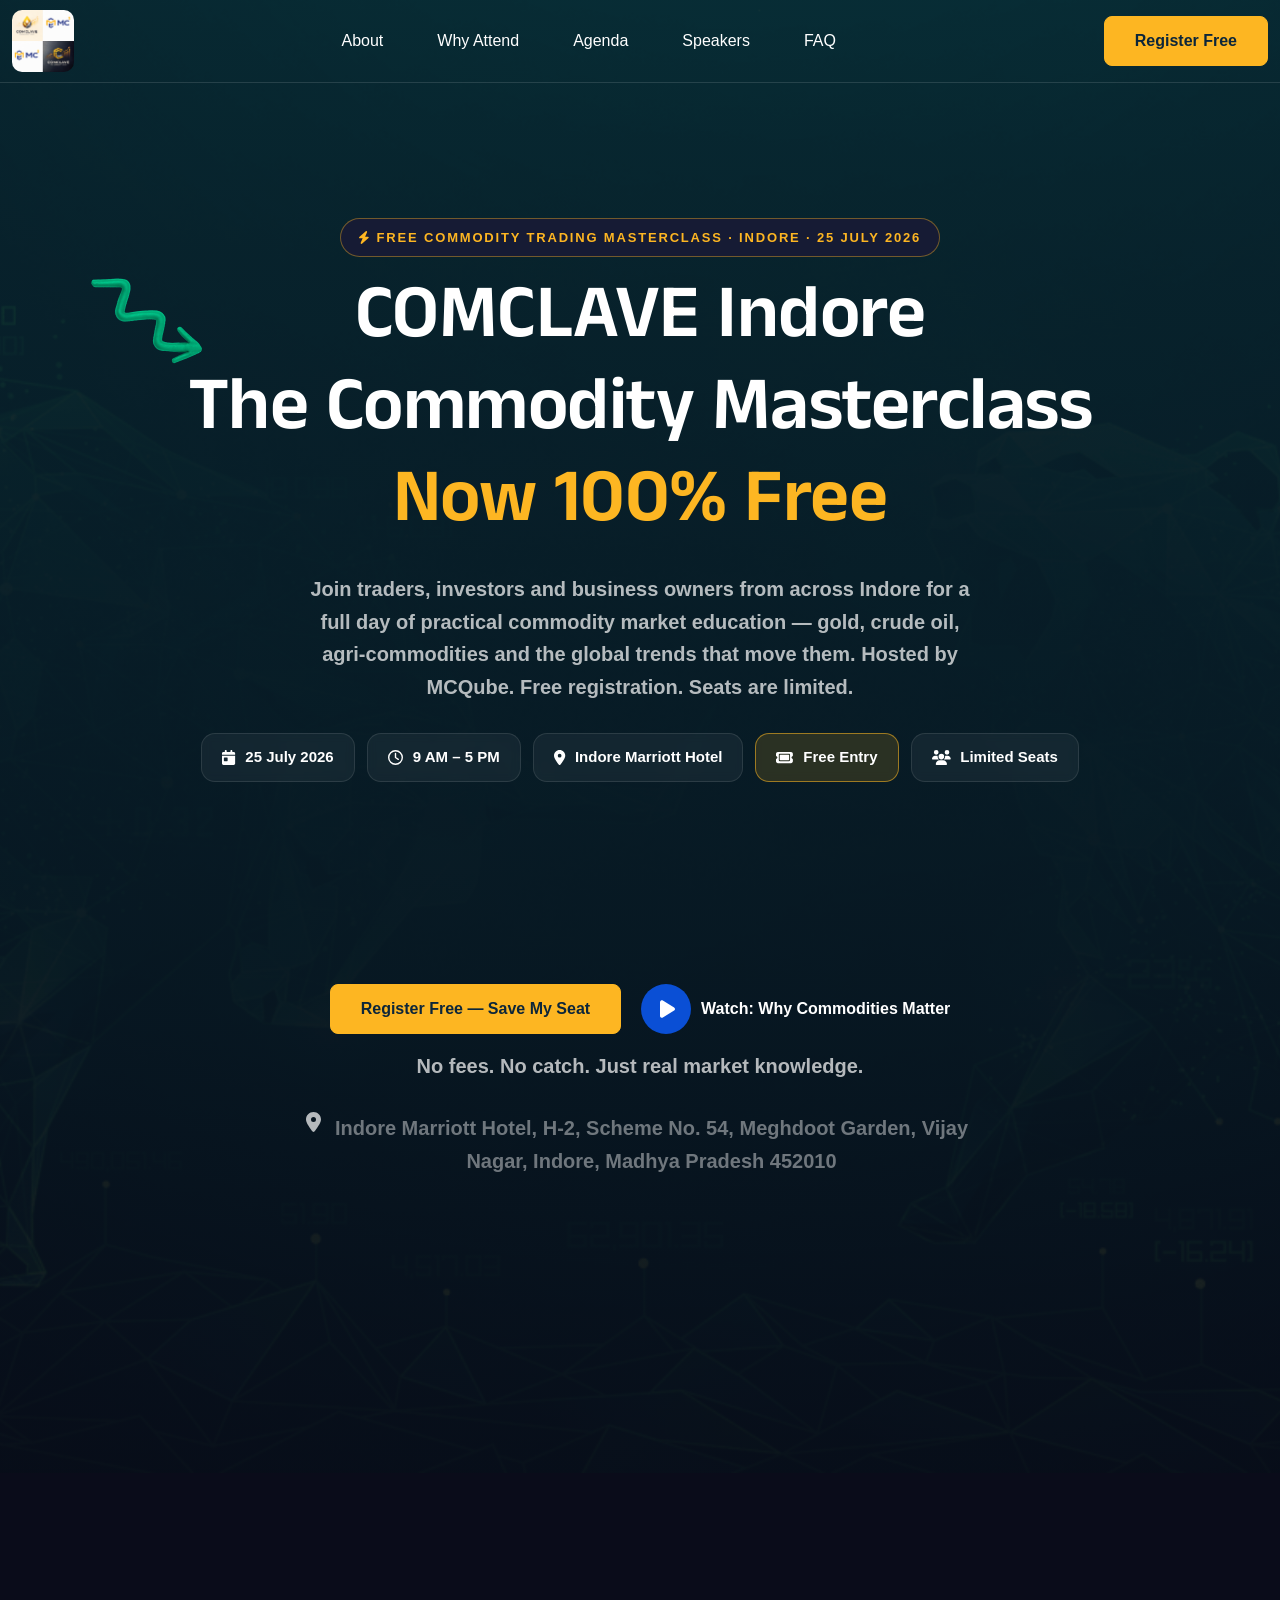
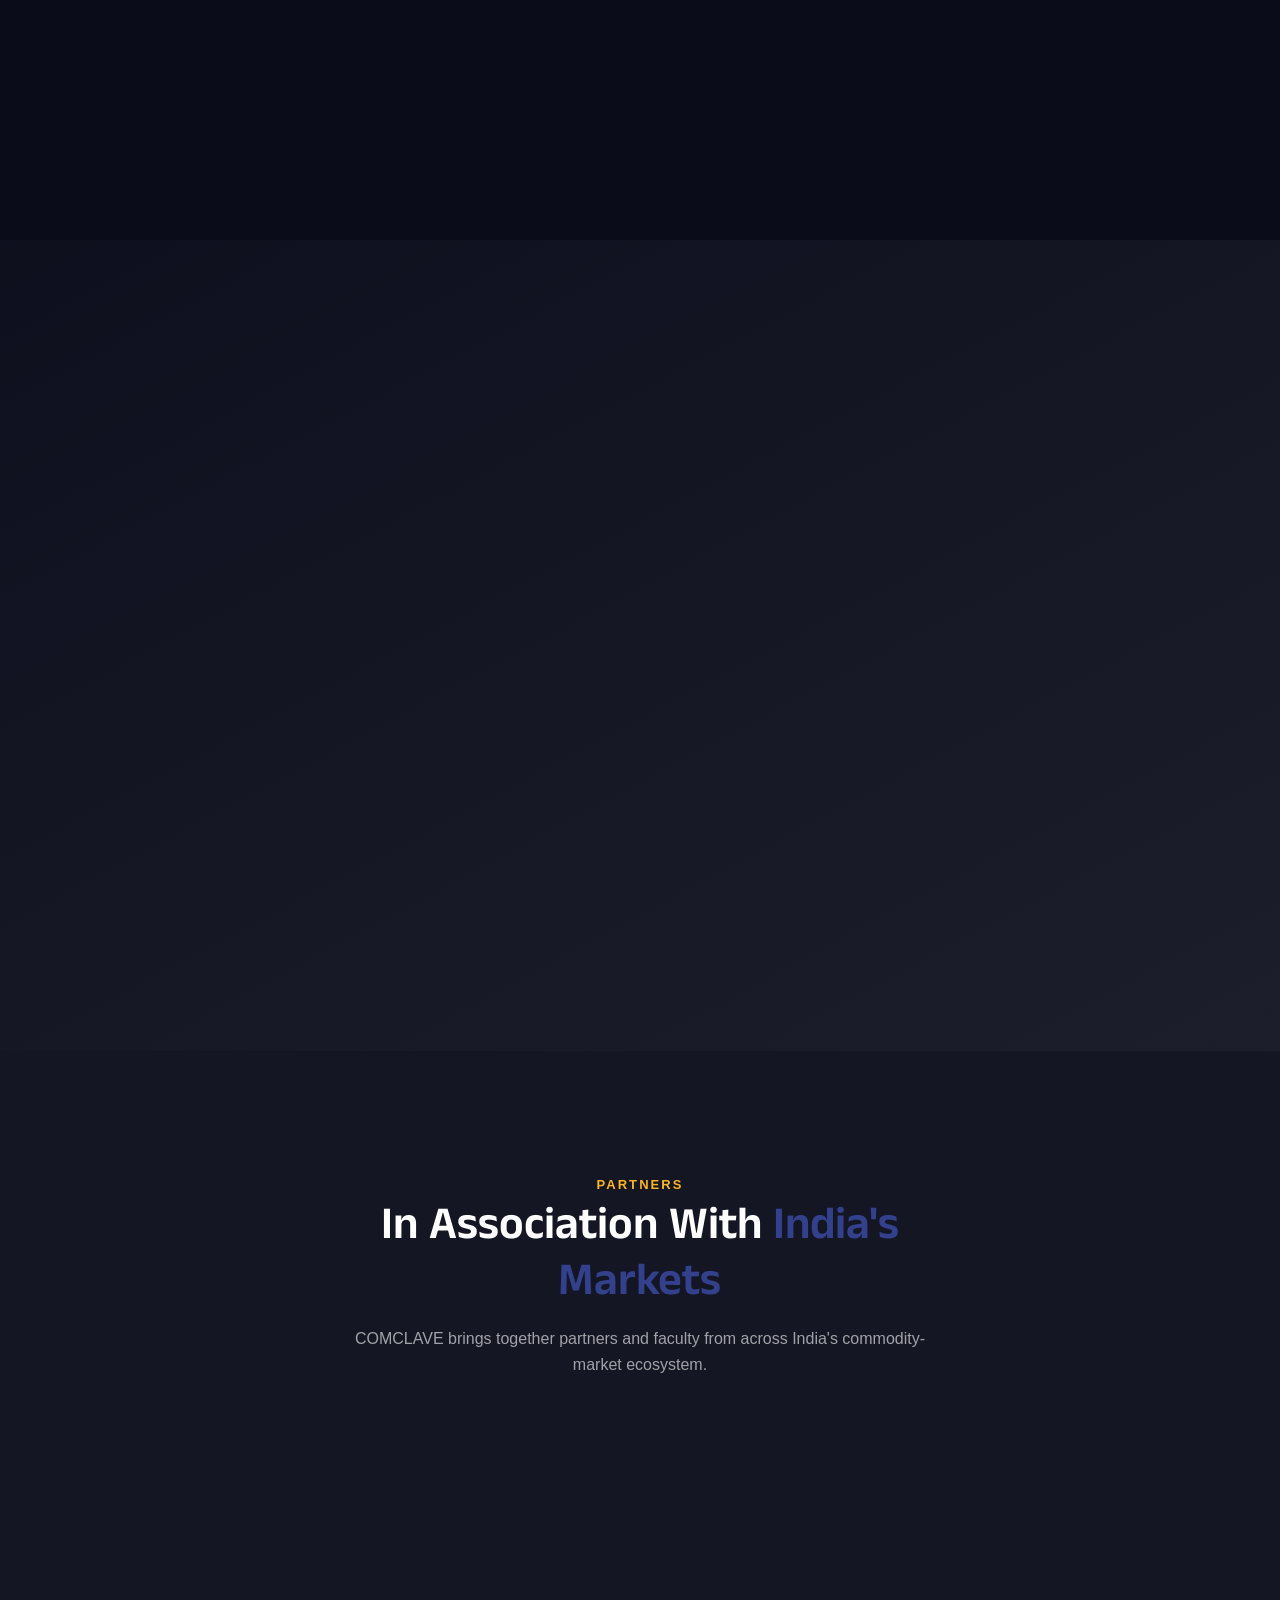
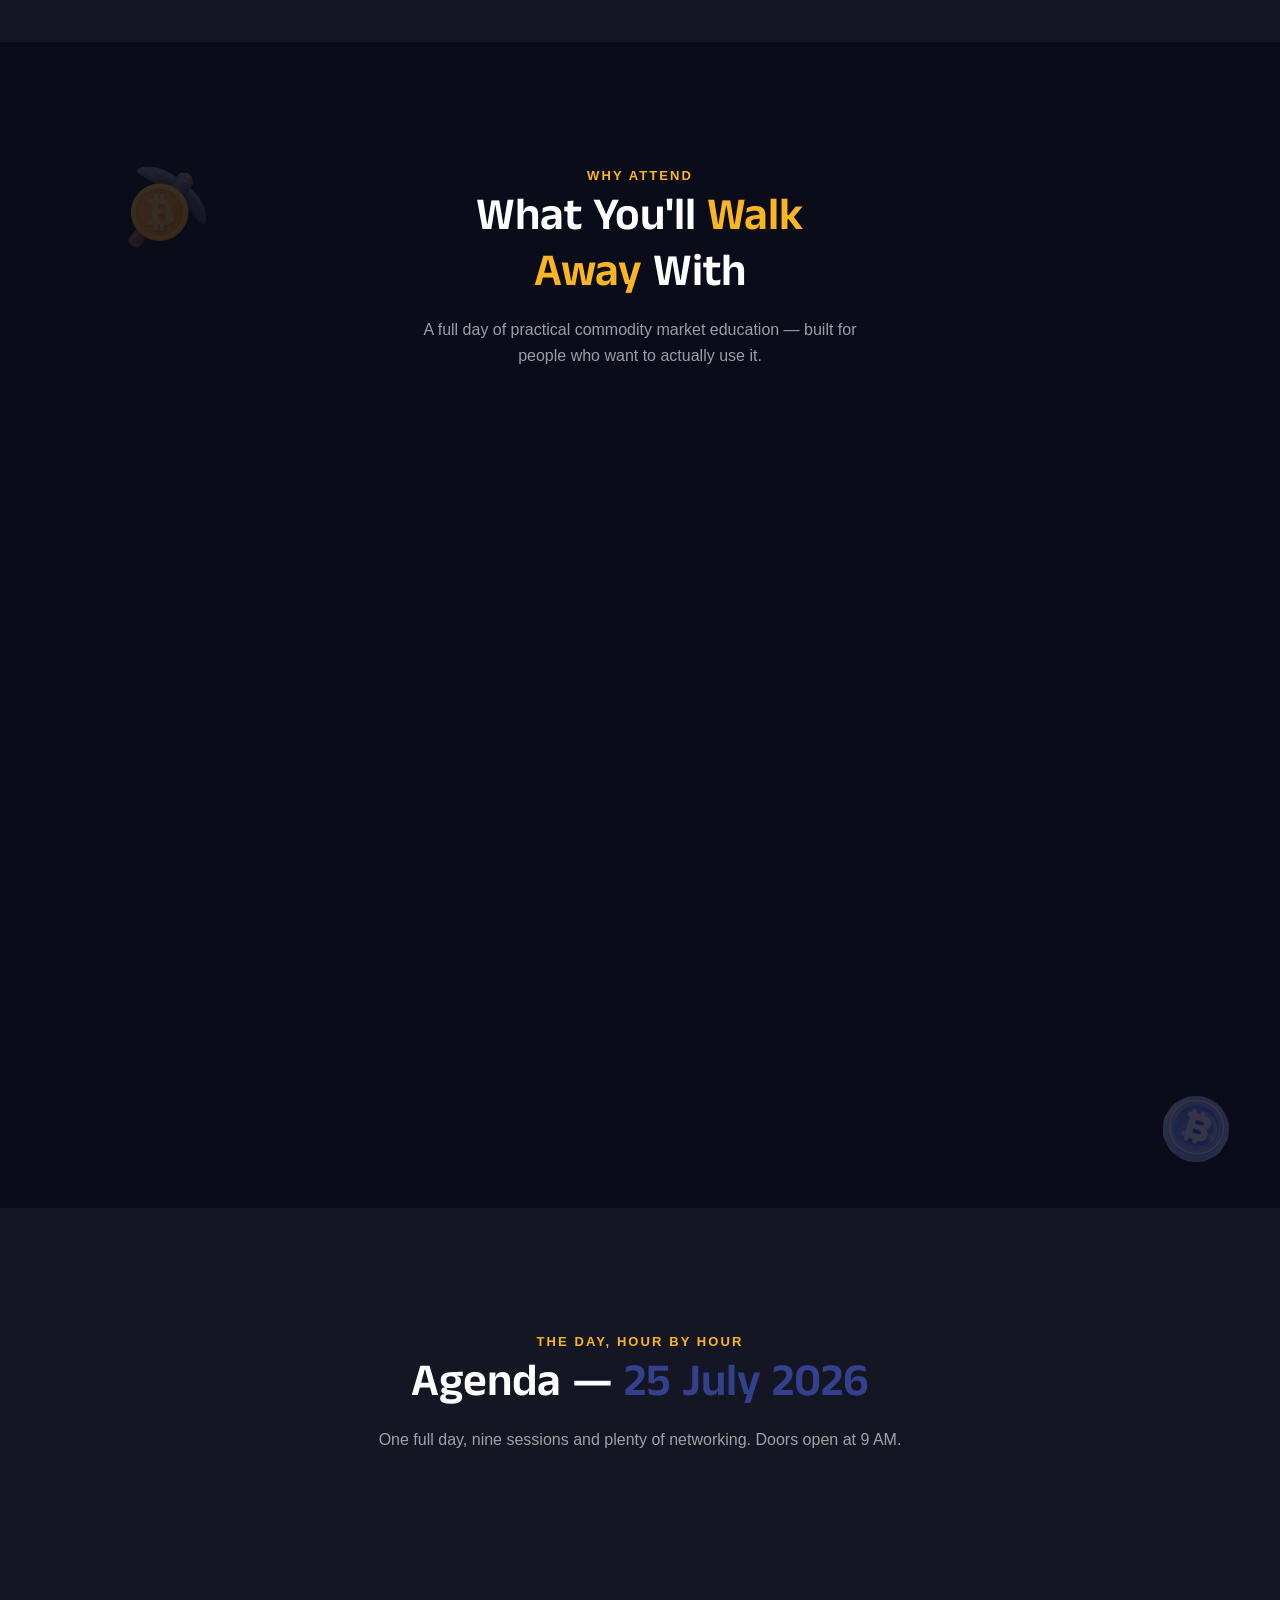
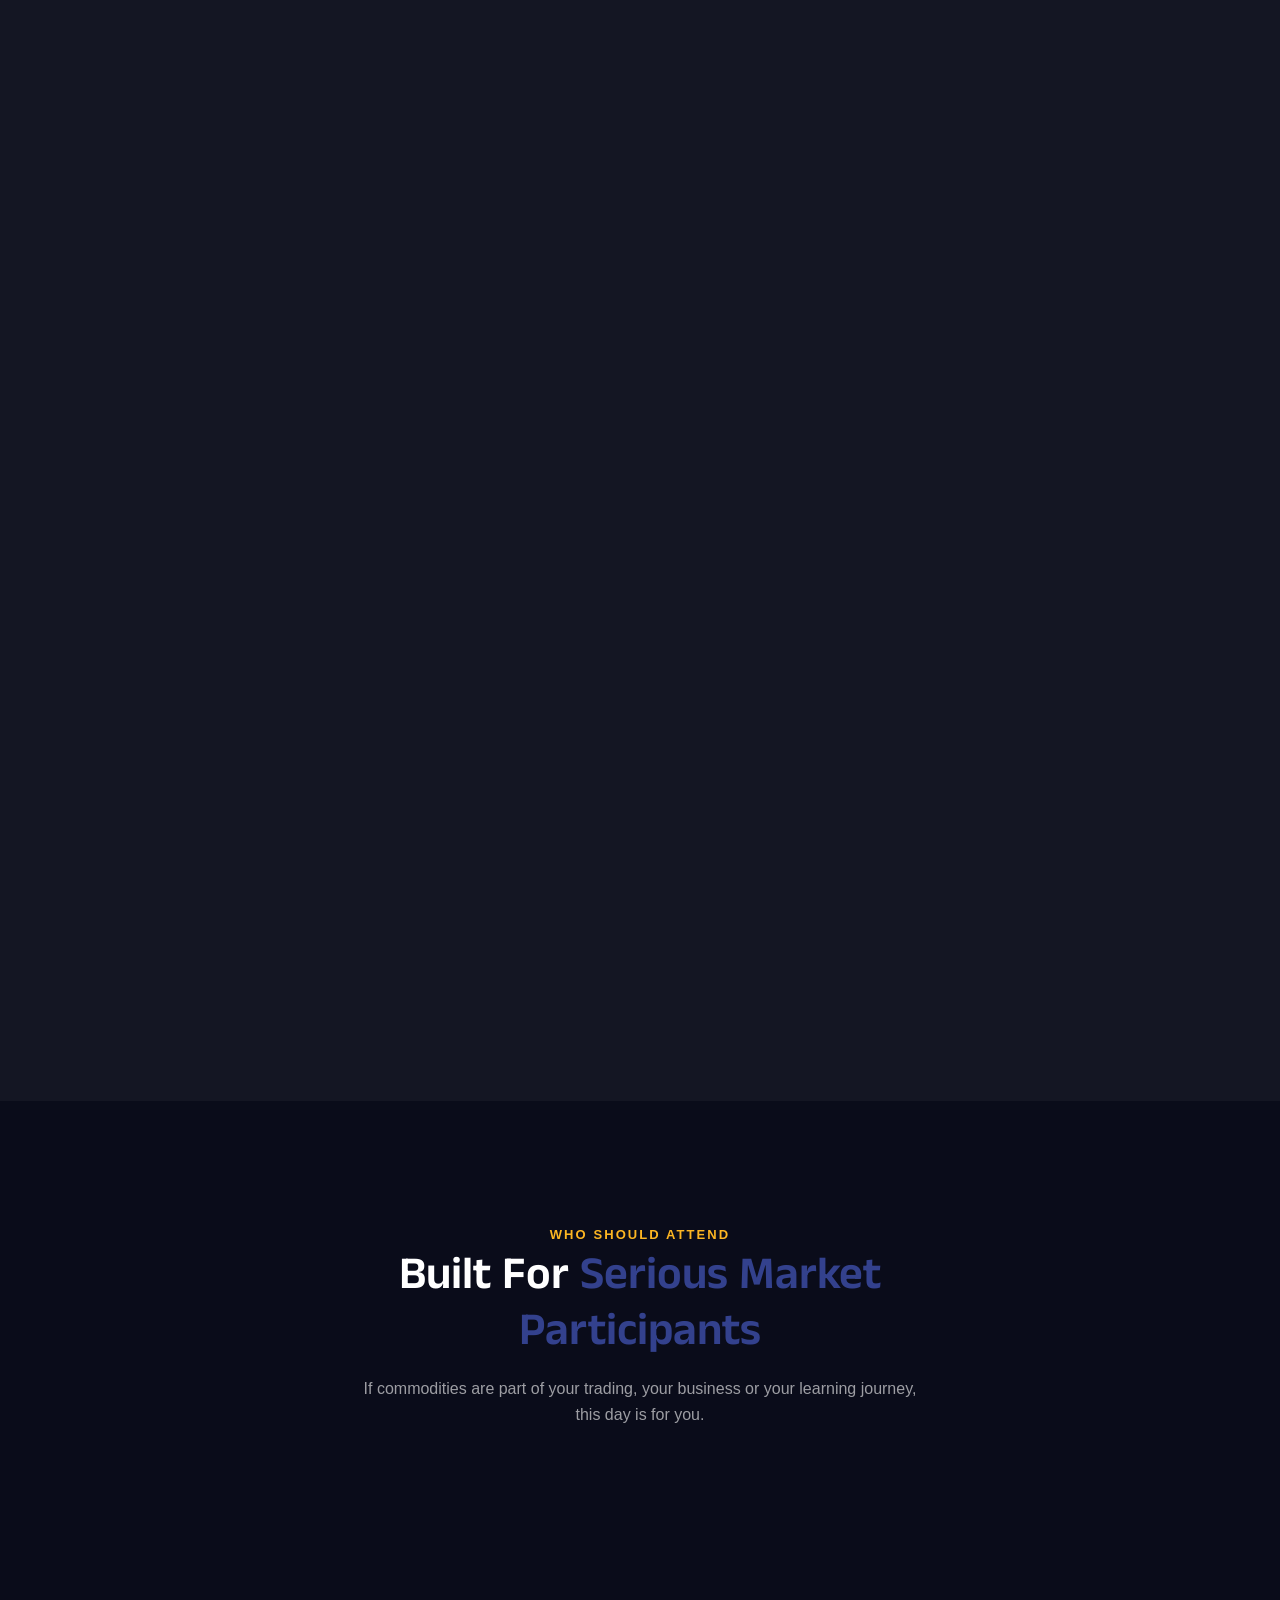
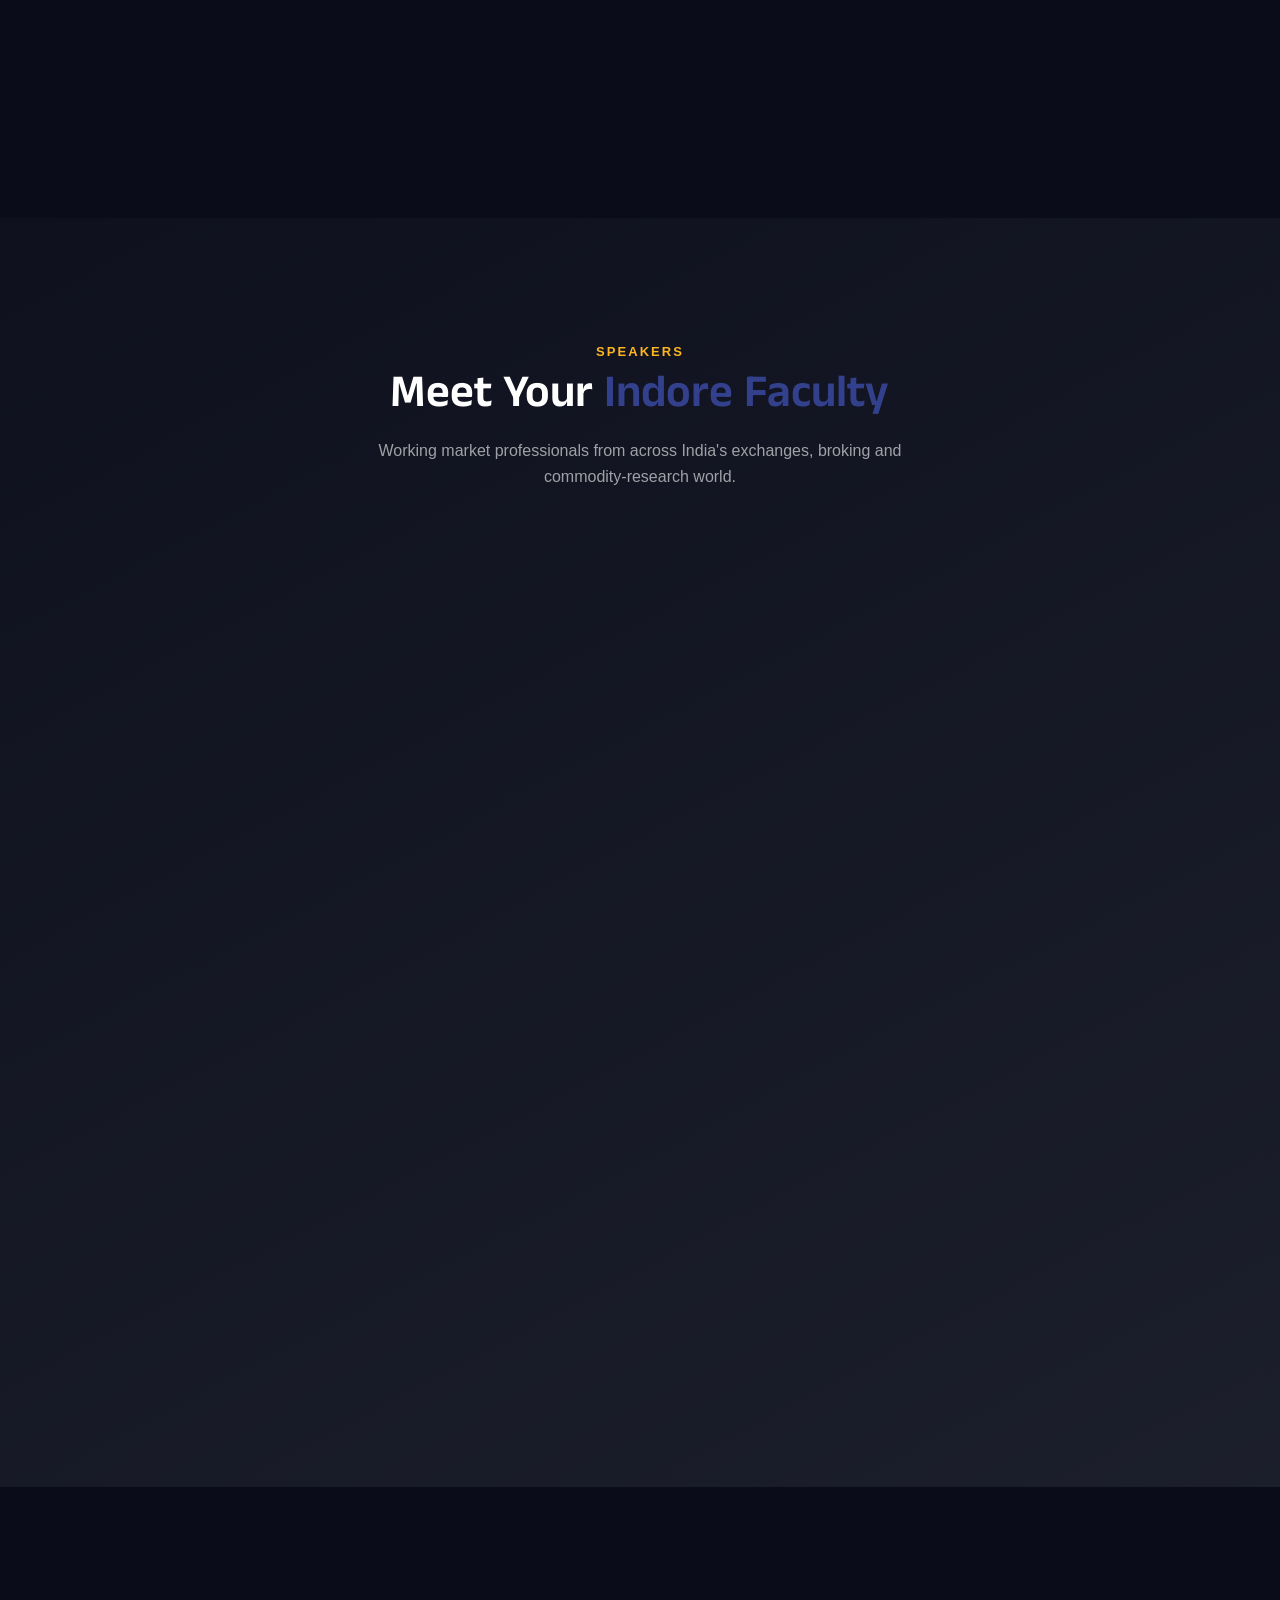
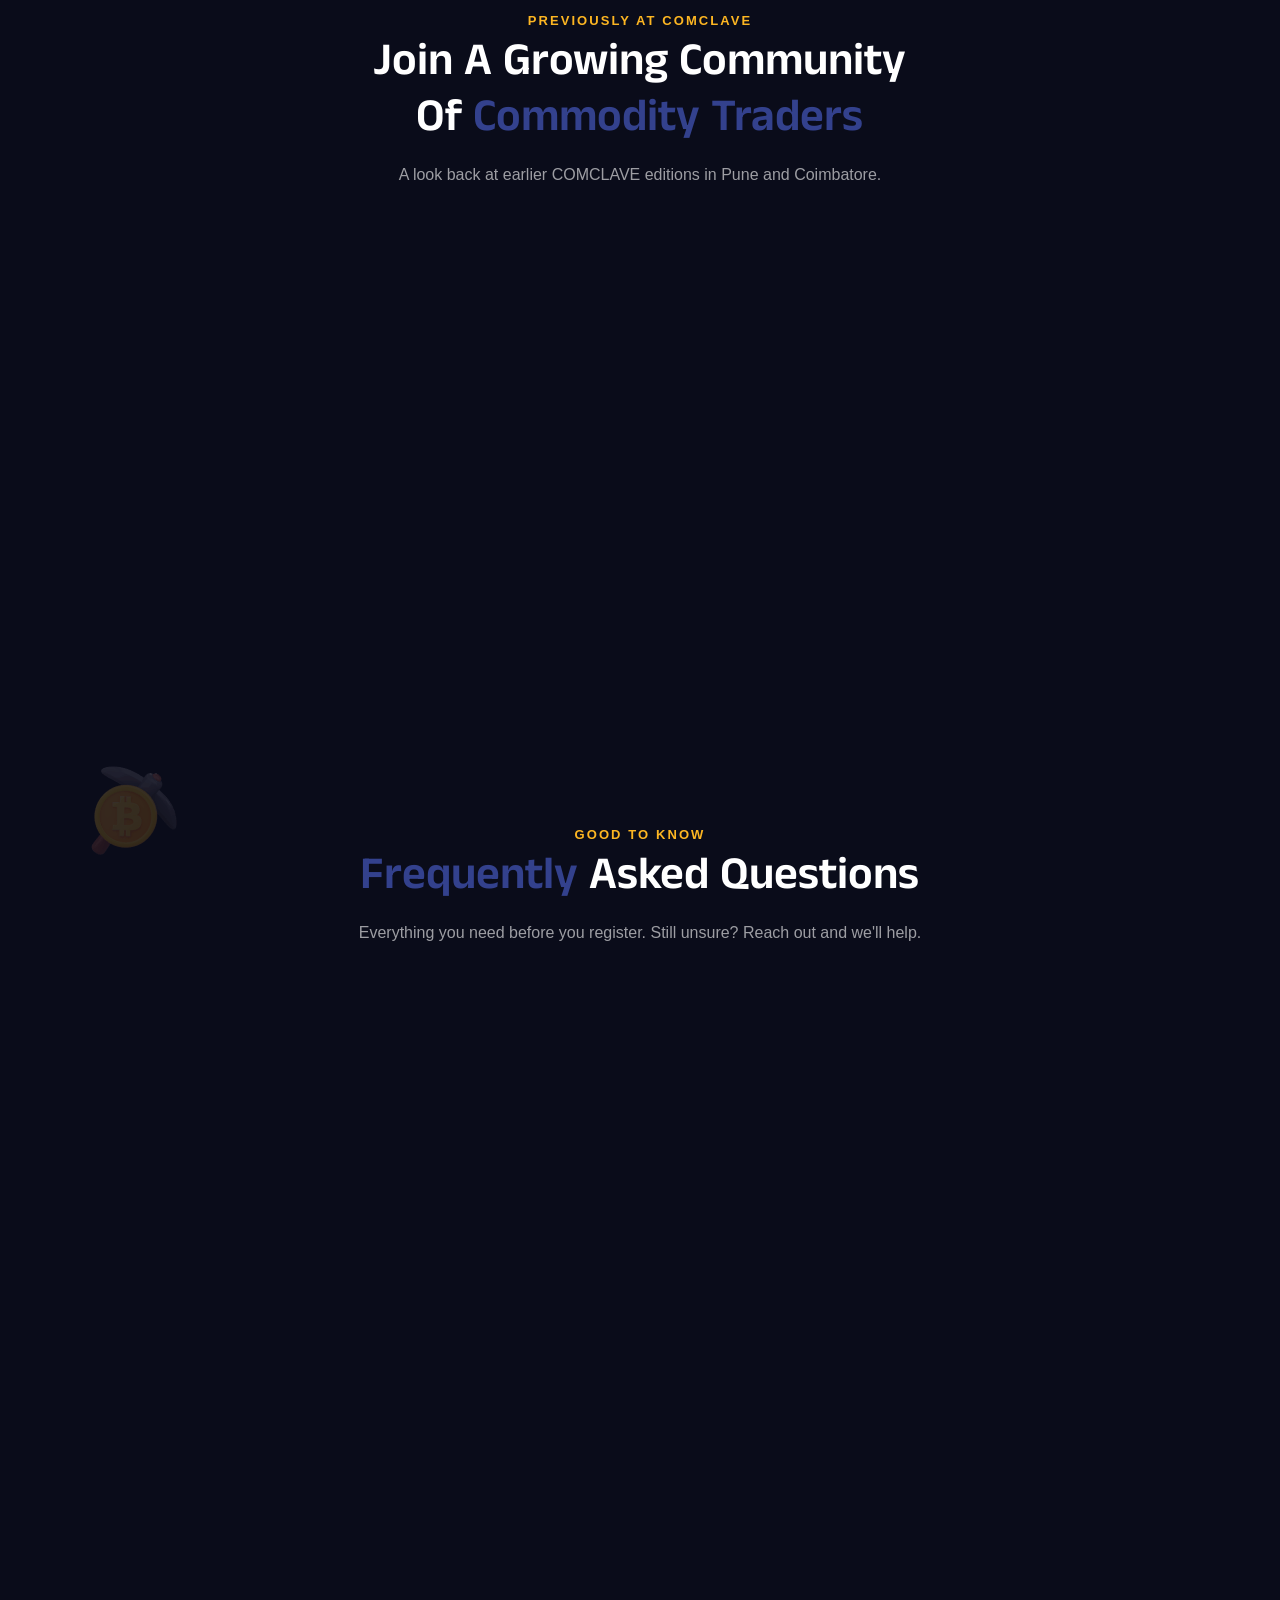
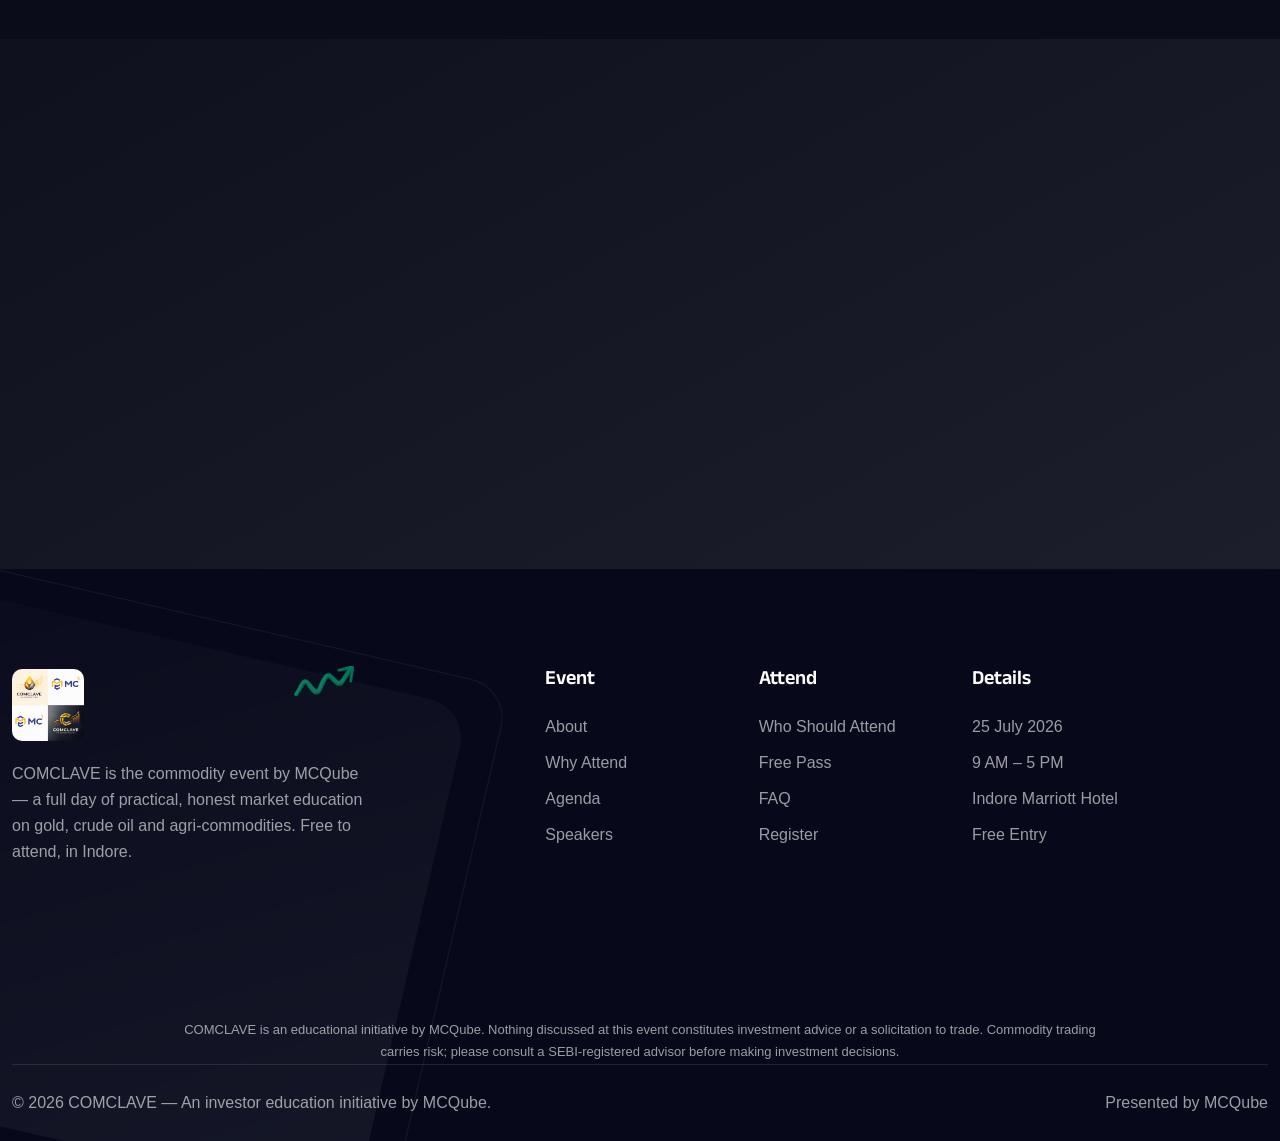
<file: archive/comclave-dark/index.html>
<!DOCTYPE html>
<html lang="en" data-bs-theme="dark">

<head>
  <title>COMCLAVE Indore — Free Commodity Trading Masterclass | 25 July 2026</title>
  <meta charset="UTF-8">
  <meta http-equiv="X-UA-Compatible" content="IE=edge">
  <meta name="viewport" content="width=device-width, initial-scale=1.0">

  <!-- Sites meta Data -->
  <meta name="application-name" content="COMCLAVE Indore — Free Commodity Trading Masterclass">
  <meta name="author" content="MCQube">
  <meta name="keywords"
    content="COMCLAVE, Indore, commodity trading, masterclass, MCX, NCDEX, NSE, gold, crude oil, agri commodities, MCQube, free event">
  <meta name="description"
    content="Free, full-day commodity market masterclass in Indore. Learn gold, crude oil & agri-market trends from market experts. 25 July 2026. Limited seats — register free.">

  <!-- OG meta data -->
  <meta property="og:title" content="COMCLAVE Indore — Free Commodity Trading Masterclass | 25 July 2026">
  <meta property="og:site_name" content="COMCLAVE">
  <meta property="og:url" content="https://comclave.mcqube.in/">
  <link rel="canonical" href="https://comclave.mcqube.in/">
  <meta property="og:description"
    content="A free, full-day commodity market masterclass in Indore — gold, crude oil and agri-commodities, explained by market experts. 25 July 2026 at the Indore Marriott Hotel. Limited seats.">
  <meta property="og:type" content="website">
  <meta property="og:image" content="https://comclave.mcqube.in/assets/images/logo/comclave-logos.png">

  <!-- Twitter card -->
  <meta name="twitter:card" content="summary_large_image">
  <meta name="twitter:title" content="COMCLAVE Indore — Free Commodity Trading Masterclass | 25 July 2026">
  <meta name="twitter:description"
    content="A free, full-day commodity market masterclass in Indore — gold, crude oil and agri-commodities, explained by market experts. 25 July 2026 at the Indore Marriott Hotel.">
  <meta name="twitter:image" content="https://comclave.mcqube.in/assets/images/logo/comclave-logos.png">

  <link rel="shortcut icon" href="assets/images/favicon.png" type="image/x-icon">

  <link rel="stylesheet" href="assets/css/bootstrap.min.css">
  <link rel="stylesheet" href="assets/css/aos.css">
  <link rel="stylesheet" href="assets/css/all.min.css">
  <link rel="stylesheet" href="assets/css/swiper-bundle.min.css">

  <!-- main css for template -->
  <link rel="stylesheet" href="assets/css/style.css">
  <!-- COMCLAVE dark-only overrides -->
  <link rel="stylesheet" href="assets/css/comclave.css">
</head>

<body class="home-4" id="top">

  <!-- ===============>> Preloader start here <<================= -->
  <div class="preloader">
    <img src="assets/images/logo/comclave-logos.png" alt="COMCLAVE">
  </div>
  <!-- ===============>> Preloader end here <<================= -->


  <!-- ===============>> Header section start here <<================= -->
  <header class="header-section header-section--style4">
    <div class="header-bottom">
      <div class="container">
        <div class="header-wrapper">
          <div class="logo">
            <a href="#top" aria-label="COMCLAVE home">
              <img src="assets/images/logo/comclave-logos.png" alt="COMCLAVE — The Commodity Event">
            </a>
          </div>
          <div class="menu-area">
            <ul class="menu menu--style2">
              <li><a href="#about">About</a></li>
              <li><a href="#why">Why Attend</a></li>
              <li><a href="#agenda">Agenda</a></li>
              <li><a href="#speakers">Speakers</a></li>
              <li><a href="#faq">FAQ</a></li>
            </ul>
          </div>
          <div class="header-action">
            <div class="menu-area">
              <div class="header-btn">
                <a href="https://kaizenevents.live/register/the-comclave-indore" target="_blank"
                  rel="noopener noreferrer" class="trk-btn trk-btn--border trk-btn--primary">
                  <span>Register Free</span>
                </a>
              </div>

              <!-- toggle icons -->
              <div class="header-bar d-lg-none header-bar--style2">
                <span></span>
                <span></span>
                <span></span>
              </div>
            </div>
          </div>
        </div>
      </div>
    </div>
  </header>
  <!-- ===============>> Header section end here <<================= -->


  <!-- ===============>> Banner / Hero section start here <<================= -->
  <section class="banner banner--style4 bg--cover cc-hero" id="home"
    style="background-image:url(assets/images/banner/home4/1.png)">
    <div class="container">
      <div class="banner__wrapper">
        <div class="row justify-content-center">
          <div class="col-md-11 col-lg-10 justify-content-center">
            <div class="banner__content text-center" data-aos="fade-up" data-aos-duration="800">
              <span class="cc-eyebrow"><i class="fa-solid fa-bolt"></i> Free Commodity Trading Masterclass · Indore ·
                25 July 2026</span>
              <h1>COMCLAVE Indore<br>The Commodity Masterclass<br><span class="cc-accent">Now 100% Free</span></h1>
              <p class="cc-sub">Join traders, investors and business owners from across Indore for a full day of
                practical commodity market education — gold, crude oil, agri-commodities and the global trends that move
                them. Hosted by MCQube. Free registration. Seats are limited.</p>

              <div class="cc-badges">
                <span class="cc-badge"><i class="fa-solid fa-calendar-day"></i> 25 July 2026</span>
                <span class="cc-badge"><i class="fa-regular fa-clock"></i> 9 AM – 5 PM</span>
                <span class="cc-badge"><i class="fa-solid fa-location-dot"></i> Indore Marriott Hotel</span>
                <span class="cc-badge cc-badge--free"><i class="fa-solid fa-ticket"></i> Free Entry</span>
                <span class="cc-badge"><i class="fa-solid fa-users"></i> Limited Seats</span>
              </div>

              <div class="cc-countdown" data-aos="fade-up" data-aos-duration="900"
                aria-label="Countdown to COMCLAVE Indore on 25 July 2026">
                <span class="cc-countdown__label"><span class="cc-countdown__live">Event starts in</span></span>
                <div class="cc-countdown__units">
                  <div class="cc-countdown__unit"><span class="cc-countdown__num" id="cd-days">00</span><span
                      class="cc-countdown__lbl">Days</span></div>
                  <span class="cc-countdown__sep">:</span>
                  <div class="cc-countdown__unit"><span class="cc-countdown__num" id="cd-hours">00</span><span
                      class="cc-countdown__lbl">Hours</span></div>
                  <span class="cc-countdown__sep">:</span>
                  <div class="cc-countdown__unit"><span class="cc-countdown__num" id="cd-mins">00</span><span
                      class="cc-countdown__lbl">Minutes</span></div>
                  <span class="cc-countdown__sep">:</span>
                  <div class="cc-countdown__unit"><span class="cc-countdown__num" id="cd-secs">00</span><span
                      class="cc-countdown__lbl">Seconds</span></div>
                </div>
              </div>

              <div class="banner__content-btn btn-group justify-content-center">
                <a href="https://kaizenevents.live/register/the-comclave-indore" target="_blank"
                  rel="noopener noreferrer" class="trk-btn trk-btn--primary trk-btn--arrow">Register Free — Save My
                  Seat</a>

                <a href="https://www.youtube.com/watch?v=RmBdJaZYdKY" class="playbtn" data-fslightbox>
                  <span class="playbtn__thumb"><i class="fa-solid fa-play"></i></span>
                  <span class="playbtn__content">Watch: Why Commodities Matter</span>
                </a>
              </div>

              <p class="cc-microcopy">No fees. No catch. Just real market knowledge.</p>
              <p class="cc-venue"><i class="fa-solid fa-location-dot"></i>
                <a href="https://www.google.com/maps/search/?api=1&query=Indore+Marriott+Hotel+Vijay+Nagar+Indore"
                  target="_blank" rel="noopener noreferrer">Indore Marriott Hotel, H-2, Scheme No. 54, Meghdoot Garden,
                  Vijay Nagar, Indore, Madhya Pradesh 452010</a>
              </p>
            </div>
          </div>
        </div>
      </div>
    </div>
    <div class="banner__shape">
      <span class="banner__shape-item banner__shape-item--1"><img src="assets/images/banner/home1/4.png" alt=""></span>
      <span class="banner__shape-item banner__shape-item--5"><img src="assets/images/banner/home4/2.png" alt=""></span>
    </div>
  </section>
  <!-- ===============>> Banner / Hero section end here <<================= -->


  <!-- ===============>> Counter / quick stats start here <<================= -->
  <div class="counter padding-top padding-bottom cc-counter">
    <div class="container">
      <div class="row justify-content-center">
        <div class="col-md-11 col-lg-10">
          <div class="row g-3">
            <div class="col-sm-6 col-lg-3">
              <div class="counter__item" data-aos="fade-up" data-aos-duration="800">
                <div class="counter__item-inner">
                  <span class="cc-counter__icon"><i class="fa-solid fa-microphone-lines"></i></span>
                  <h3><span class="purecounter" data-purecounter-start="0" data-purecounter-end="6">6</span></h3>
                  <p>Expert speakers on stage</p>
                </div>
              </div>
            </div>
            <div class="col-sm-6 col-lg-3">
              <div class="counter__item" data-aos="fade-up" data-aos-duration="1000">
                <div class="counter__item-inner">
                  <span class="cc-counter__icon"><i class="fa-regular fa-clock"></i></span>
                  <h3><span class="purecounter" data-purecounter-start="0" data-purecounter-end="8">8</span> hrs</h3>
                  <p>Full day, 9 AM – 5 PM</p>
                </div>
              </div>
            </div>
            <div class="col-sm-6 col-lg-3">
              <div class="counter__item" data-aos="fade-up" data-aos-duration="1100">
                <div class="counter__item-inner">
                  <span class="cc-counter__icon"><i class="fa-solid fa-graduation-cap"></i></span>
                  <h3><span class="purecounter" data-purecounter-start="0" data-purecounter-end="100">100</span>%</h3>
                  <p>Free to attend</p>
                </div>
              </div>
            </div>
            <div class="col-sm-6 col-lg-3">
              <div class="counter__item" data-aos="fade-up" data-aos-duration="1200">
                <div class="counter__item-inner">
                  <span class="cc-counter__icon"><i class="fa-solid fa-location-dot"></i></span>
                  <h3><span class="cc-gold">1</span> day</h3>
                  <p>Live in Indore</p>
                </div>
              </div>
            </div>
          </div>
        </div>
      </div>
    </div>
  </div>
  <!-- ===============>> Counter / quick stats end here <<================= -->


  <!-- ===============>> About / Trust bar start here <<================= -->
  <section class="about about--style3 padding-top padding-bottom bg-color" id="about">
    <div class="container">
      <div class="about__wrapper">
        <div class="row g-5 align-items-center">
          <div class="col-md-5">
            <div class="cc-about__visual" data-aos="fade-right" data-aos-duration="800">
              <img src="assets/images/logo/comclave-logos.png" alt="COMCLAVE — The Commodity Event">
              <div class="cc-about__chips">
                <span>Pune</span><span>Coimbatore</span><span>Indore — Next</span>
              </div>
            </div>
          </div>
          <div class="col-md-7">
            <div class="about__content" data-aos="fade-left" data-aos-duration="800">
              <span class="cc-section-tag">Presented by MCQube</span>
              <h2>The next stop on the <span>COMCLAVE</span> series</h2>
              <p class="mb-3">COMCLAVE is brought to you by <strong>MCQube</strong> — a capital markets advisory working
                with exchanges, brokers and financial institutions across India. This is the next stop on the COMCLAVE
                series, following earlier editions in Pune and Coimbatore.</p>
              <p class="mb-4">This edition brings faculty from <strong>NSE</strong>,
                <strong>CNBC-TV18 / Network18</strong>, and leading commodity research and advisory firms — practical,
                honest market education, not textbook theory.
              </p>
              <a href="#speakers" class="trk-btn trk-btn--border trk-btn--primary">Meet the Faculty</a>
            </div>
          </div>
        </div>
      </div>
    </div>
  </section>
  <!-- ===============>> About / Trust bar end here <<================= -->


  <!-- ===============>> Sponsors / partners start here <<================= -->
  <section class="padding-top padding-bottom bg-color-7 cc-sponsors">
    <div class="section-header section-header--max65">
      <span class="cc-section-tag">Partners</span>
      <h2 class="mb-10 mt-minus-5">In association with <span>India's markets</span></h2>
      <p>COMCLAVE brings together partners and faculty from across India's commodity-market ecosystem.</p>
    </div>
    <div class="container">
      <div class="cc-sponsors__grid" data-aos="fade-up" data-aos-duration="900">
        <div class="cc-sponsor-chip"><img src="assets/images/client/nse-logo.png" alt="NSE"></div>
        <div class="cc-sponsor-chip"><img src="assets/images/client/aditya-birla-hero.png" alt="Aditya Birla Money">
        </div>
        <div class="cc-sponsor-chip"><img src="assets/images/client/anand-rathi-logo.jpeg" alt="Anand Rathi"></div>
        <div class="cc-sponsor-chip"><img src="assets/images/client/gopocket-logo.png" alt="GoPocket"></div>
      </div>
    </div>
  </section>
  <!-- ===============>> Sponsors / partners end here <<================= -->


  <!-- ===============>> Why attend (service cards) start here <<================= -->
  <section class="service padding-top padding-bottom cc-why" id="why">
    <div class="section-header section-header--max50">
      <span class="cc-section-tag">Why attend</span>
      <h2 class="mb-10 mt-minus-5">What you'll <span class="style2">walk away</span> with</h2>
      <p>A full day of practical commodity market education — built for people who want to actually use it.</p>
    </div>
    <div class="container">
      <div class="service__wrapper">
        <div class="row g-4 align-items-stretch">
          <div class="col-sm-6 col-lg-4">
            <div class="service__item service__item--style2" data-aos="fade-up" data-aos-duration="800">
              <div class="service__item-inner text-center">
                <div class="service__item-thumb"><i class="fa-solid fa-chart-line"></i></div>
                <div class="service__item-content">
                  <h5>How prices really move</h5>
                  <p class="mb-0">Understand what actually drives gold, crude oil and agri-commodity prices — global
                    supply chains, geopolitics and sentiment — in plain language, not textbook jargon.</p>
                </div>
              </div>
            </div>
          </div>
          <div class="col-sm-6 col-lg-4">
            <div class="service__item service__item--style2" data-aos="fade-up" data-aos-duration="950">
              <div class="service__item-inner text-center">
                <div class="service__item-thumb"><i class="fa-solid fa-compass-drafting"></i></div>
                <div class="service__item-content">
                  <h5>A trade-ready framework</h5>
                  <p class="mb-0">Not just theory. Walk away with a practical, trade-ready framework you can apply the
                    same week.</p>
                </div>
              </div>
            </div>
          </div>
          <div class="col-sm-6 col-lg-4">
            <div class="service__item service__item--style2" data-aos="fade-up" data-aos-duration="1100">
              <div class="service__item-inner text-center">
                <div class="service__item-thumb"><i class="fa-solid fa-user-tie"></i></div>
                <div class="service__item-content">
                  <h5>Learn from practitioners</h5>
                  <p class="mb-0">Insights from working commodity market professionals who live in these markets — not
                    generic motivational speakers.</p>
                </div>
              </div>
            </div>
          </div>
          <div class="col-sm-6 col-lg-4">
            <div class="service__item service__item--style2" data-aos="fade-up" data-aos-duration="800">
              <div class="service__item-inner text-center">
                <div class="service__item-thumb"><i class="fa-solid fa-handshake"></i></div>
                <div class="service__item-content">
                  <h5>Network in Indore</h5>
                  <p class="mb-0">Connect with serious traders, investors and business owners with real commodity
                    exposure — textiles, gold &amp; jewellery, agri-trade.</p>
                </div>
              </div>
            </div>
          </div>
          <div class="col-sm-6 col-lg-4">
            <div class="service__item service__item--style2" data-aos="fade-up" data-aos-duration="950">
              <div class="service__item-inner text-center">
                <div class="service__item-thumb"><i class="fa-solid fa-gift"></i></div>
                <div class="service__item-content">
                  <h5>Completely free</h5>
                  <p class="mb-0">A full day of market education at zero cost to you. No entry fee, no hidden charges
                    and
                    no sales pitch in disguise.</p>
                </div>
              </div>
            </div>
          </div>
          <div class="col-sm-6 col-lg-4">
            <div class="service__item service__item--style2" data-aos="fade-up" data-aos-duration="1100">
              <div class="service__item-inner text-center">
                <div class="service__item-thumb"><i class="fa-solid fa-seedling"></i></div>
                <div class="service__item-content">
                  <h5>Beginners welcome</h5>
                  <p class="mb-0">Real investor education with no prior trading experience required. Come curious — and
                    bring a notebook.</p>
                </div>
              </div>
            </div>
          </div>
        </div>
      </div>
    </div>
    <div class="service__shape">
      <span class="service__shape-item service__shape-item--2"><img src="assets/images/icon/shape/1.png" alt=""></span>
      <span class="service__shape-item service__shape-item--3"><img src="assets/images/icon/shape/2.png" alt=""></span>
    </div>
  </section>
  <!-- ===============>> Why attend end here <<================= -->


  <!-- ===============>> Agenda start here <<================= -->
  <section class="padding-top padding-bottom bg-color-7" id="agenda">
    <div class="section-header section-header--max65">
      <span class="cc-section-tag">The day, hour by hour</span>
      <h2 class="mb-10 mt-minus-5">Agenda — <span>25 July 2026</span></h2>
      <p>One full day, nine sessions and plenty of networking. Doors open at 9 AM.</p>
    </div>
    <div class="container">
      <div class="cc-agenda__wrap" data-aos="fade-up" data-aos-duration="900">
        <div class="cc-agenda__row">
          <div class="cc-agenda__time">9:00 – 9:30 AM</div>
          <div>
            <h3 class="cc-agenda__title">Registration &amp; Welcome</h3>
            <p class="cc-agenda__desc">Check-in, networking, and seating.</p>
          </div>
        </div>
        <div class="cc-agenda__row">
          <div class="cc-agenda__time">9:30 – 10:00 AM</div>
          <div>
            <h3 class="cc-agenda__title">Opening Remarks</h3>
            <p class="cc-agenda__desc">Setting the stage for the day with MCQube.</p>
          </div>
        </div>
        <div class="cc-agenda__row">
          <div class="cc-agenda__time">10:00 – 11:15 AM</div>
          <div>
            <h3 class="cc-agenda__title">Reading the Gold &amp; Crude Oil Market</h3>
            <p class="cc-agenda__desc">What actually moves prices, and how to read the signals before the crowd does.
            </p>
          </div>
        </div>
        <div class="cc-agenda__row cc-agenda__row--break">
          <div class="cc-agenda__time">11:15 – 11:30 AM</div>
          <div>
            <h3 class="cc-agenda__title">Networking Break</h3>
          </div>
        </div>
        <div class="cc-agenda__row">
          <div class="cc-agenda__time">11:30 AM – 12:45 PM</div>
          <div>
            <h3 class="cc-agenda__title">Global Supply Chains &amp; Commodity Prices</h3>
            <p class="cc-agenda__desc">How geopolitics, currency swings and trade policy ripple into commodity prices —
              and your portfolio.</p>
          </div>
        </div>
        <div class="cc-agenda__row cc-agenda__row--break">
          <div class="cc-agenda__time">12:45 – 1:45 PM</div>
          <div>
            <h3 class="cc-agenda__title">Lunch</h3>
          </div>
        </div>
        <div class="cc-agenda__row">
          <div class="cc-agenda__time">1:45 – 3:00 PM</div>
          <div>
            <h3 class="cc-agenda__title">Building a Commodity Trading Plan</h3>
            <p class="cc-agenda__desc">Practical risk management and position-sizing — and the mistakes that wipe out
              new traders.</p>
          </div>
        </div>
        <div class="cc-agenda__row cc-agenda__row--break">
          <div class="cc-agenda__time">3:00 – 3:15 PM</div>
          <div>
            <h3 class="cc-agenda__title">Break</h3>
          </div>
        </div>
        <div class="cc-agenda__row">
          <div class="cc-agenda__time">3:15 – 4:30 PM</div>
          <div>
            <h3 class="cc-agenda__title">Live Q&amp;A With the Panel</h3>
            <p class="cc-agenda__desc">Bring your own questions directly to the experts on stage.</p>
          </div>
        </div>
        <div class="cc-agenda__row">
          <div class="cc-agenda__time">4:30 – 5:00 PM</div>
          <div>
            <h3 class="cc-agenda__title">Closing &amp; Networking</h3>
            <p class="cc-agenda__desc">Final takeaways and informal networking before you head out.</p>
          </div>
        </div>
      </div>
    </div>
  </section>
  <!-- ===============>> Agenda end here <<================= -->


  <!-- ===============>> Who should attend start here <<================= -->
  <section class="padding-top padding-bottom" id="audience">
    <div class="section-header section-header--max65">
      <span class="cc-section-tag">Who should attend</span>
      <h2 class="mb-10 mt-minus-5">Built for <span>serious market participants</span></h2>
      <p>If commodities are part of your trading, your business or your learning journey, this day is for you.</p>
    </div>
    <div class="container">
      <div class="cc-audience__grid" data-aos="fade-up" data-aos-duration="900">
        <div class="cc-audience__card">
          <i class="fa-solid fa-chart-line"></i>
          <p>Active traders on <strong>MCX, NCDEX &amp; NSE</strong> commodity segments.</p>
        </div>
        <div class="cc-audience__card">
          <i class="fa-solid fa-briefcase"></i>
          <p>Business owners with commodity exposure — <strong>textiles, gold / jewellery, agri-trade</strong>.</p>
        </div>
        <div class="cc-audience__card">
          <i class="fa-solid fa-user-tie"></i>
          <p>Working professionals exploring <strong>commodities as an investment avenue</strong>.</p>
        </div>
        <div class="cc-audience__card">
          <i class="fa-solid fa-graduation-cap"></i>
          <p>Anyone who wants <strong>real investor education</strong> — no prior trading experience required.</p>
        </div>
      </div>
    </div>
  </section>
  <!-- ===============>> Who should attend end here <<================= -->


  <!-- ===============>> Speakers start here <<================= -->
  <section class="team padding-top padding-bottom bg-color cc-speakers" id="speakers">
    <div class="section-header section-header--max65">
      <span class="cc-section-tag">Speakers</span>
      <h2 class="mb-10 mt-minus-5">Meet your <span>Indore faculty</span></h2>
      <p>Working market professionals from across India's exchanges, broking and commodity-research world.</p>
    </div>
    <div class="container">
      <div class="team__wrapper">
        <div class="row g-4 justify-content-center">
          <div class="col-sm-6 col-lg-4 col-xl-4">
            <div class="team__item team__item--shape" data-aos="fade-up" data-aos-duration="800">
              <div class="team__item-inner team__item-inner--shape">
                <div class="team__item-thumb team__item-thumb--style1">
                  <img src="assets/images/team/sriram-krishnan.png" alt="Sriram Krishnan">
                </div>
                <div class="team__item-content team__item-content--style1">
                  <div class="team__item-author team__item-author--style1">
                    <div class="team__item-authorinfo">
                      <h6 class="mb-1">Sriram Krishnan</h6>
                      <p class="mb-0">Chief Business Development Officer, NSE</p>
                    </div>
                  </div>
                </div>
              </div>
            </div>
          </div>
          <div class="col-sm-6 col-lg-4 col-xl-4">
            <div class="team__item team__item--shape" data-aos="fade-up" data-aos-duration="900">
              <div class="team__item-inner team__item-inner--shape">
                <div class="team__item-thumb team__item-thumb--style1">
                  <img src="assets/images/team/naveen-mathur.png" alt="Naveen Mathur">
                </div>
                <div class="team__item-content team__item-content--style1">
                  <div class="team__item-author team__item-author--style1">
                    <div class="team__item-authorinfo">
                      <h6 class="mb-1">Naveen Mathur</h6>
                      <p class="mb-0">Director, Anand Rathi International Ventures (IFSC) Pvt Ltd</p>
                    </div>
                  </div>
                </div>
              </div>
            </div>
          </div>
          <div class="col-sm-6 col-lg-4 col-xl-4">
            <div class="team__item team__item--shape" data-aos="fade-up" data-aos-duration="1000">
              <div class="team__item-inner team__item-inner--shape">
                <div class="team__item-thumb team__item-thumb--style1">
                  <img src="assets/images/team/hitesh-sethia.png" alt="Hitesh Sethia">
                </div>
                <div class="team__item-content team__item-content--style1">
                  <div class="team__item-author team__item-author--style1">
                    <div class="team__item-authorinfo">
                      <h6 class="mb-1">Hitesh Sethia</h6>
                      <p class="mb-0">AVP, Commodity Relationships, NSE India</p>
                    </div>
                  </div>
                </div>
              </div>
            </div>
          </div>
          <div class="col-sm-6 col-lg-4 col-xl-4">
            <div class="team__item team__item--shape" data-aos="fade-up" data-aos-duration="800">
              <div class="team__item-inner team__item-inner--shape">
                <div class="team__item-thumb team__item-thumb--style1">
                  <img src="assets/images/team/gnanasekar-thiagarajan.png" alt="Gnanasekar T">
                </div>
                <div class="team__item-content team__item-content--style1">
                  <div class="team__item-author team__item-author--style1">
                    <div class="team__item-authorinfo">
                      <h6 class="mb-1">Gnanasekar T</h6>
                      <p class="mb-0">Co-Founder &amp; CEO, Commtrendz Research</p>
                    </div>
                  </div>
                </div>
              </div>
            </div>
          </div>
          <div class="col-sm-6 col-lg-4 col-xl-4">
            <div class="team__item team__item--shape" data-aos="fade-up" data-aos-duration="900">
              <div class="team__item-inner team__item-inner--shape">
                <div class="team__item-thumb team__item-thumb--style1">
                  <img src="assets/images/team/aurobinda-gayan.png" alt="Aurobinda Gayan">
                </div>
                <div class="team__item-content team__item-content--style1">
                  <div class="team__item-author team__item-author--style1">
                    <div class="team__item-authorinfo">
                      <h6 class="mb-1">Aurobinda Gayan</h6>
                      <p class="mb-0">Founder &amp; CEO, Bluglance Consulting Private Ltd.</p>
                    </div>
                  </div>
                </div>
              </div>
            </div>
          </div>
          <div class="col-sm-6 col-lg-4 col-xl-4">
            <div class="team__item team__item--shape" data-aos="fade-up" data-aos-duration="1000">
              <div class="team__item-inner team__item-inner--shape">
                <div class="team__item-thumb team__item-thumb--style1">
                  <img src="assets/images/team/manisha-gupta.png" alt="Manisha Gupta">
                </div>
                <div class="team__item-content team__item-content--style1">
                  <div class="team__item-author team__item-author--style1">
                    <div class="team__item-authorinfo">
                      <h6 class="mb-1">Manisha Gupta</h6>
                      <p class="mb-0">Group Commodity Editor, CNBC-TV18, Network18</p>
                    </div>
                  </div>
                </div>
              </div>
            </div>
          </div>
        </div>
      </div>
    </div>
  </section>
  <!-- ===============>> Speakers end here <<================= -->


  <!-- ===============>> Previously at COMCLAVE (social proof) start here <<================= -->
  <section class="padding-top padding-bottom" id="previously">
    <div class="section-header section-header--max65">
      <span class="cc-section-tag">Previously at COMCLAVE</span>
      <h2 class="mb-10 mt-minus-5">Join a growing community of <span>commodity traders</span></h2>
      <p>A look back at earlier COMCLAVE editions in Pune and Coimbatore.</p>
    </div>
    <div class="container">
      <div class="cc-videos__grid" data-aos="fade-up" data-aos-duration="900">
        <div class="cc-video">
          <div class="cc-video__media">
            <iframe src="https://www.youtube.com/embed/RmBdJaZYdKY" title="Why Commodities Matter" loading="lazy"
              allow="accelerometer; autoplay; clipboard-write; encrypted-media; gyroscope; picture-in-picture"
              allowfullscreen></iframe>
          </div>
          <div class="cc-video__cap"><strong>Why Commodities Matter</strong><span>Mrugank Paranjape · MCQube</span>
          </div>
        </div>
        <div class="cc-video">
          <div class="cc-video__media">
            <iframe src="https://www.youtube.com/embed/hJPa-Z2jIwo?si=8SKiRzxGiStNKxZa"
              title="THE COMCLAVE 1.1 — Event Highlights, Pune" loading="lazy"
              allow="accelerometer; autoplay; clipboard-write; encrypted-media; gyroscope; picture-in-picture; web-share"
              referrerpolicy="strict-origin-when-cross-origin" allowfullscreen></iframe>
          </div>
          <div class="cc-video__cap"><strong>COMCLAVE 1.1 — Event Highlights</strong><span>Pune · 18 April 2026</span>
          </div>
        </div>
      </div>
    </div>
  </section>
  <!-- ===============>> Previously at COMCLAVE end here <<================= -->

  <!-- ===============>> FAQ start here <<================= -->
  <section class="faq padding-top padding-bottom of-hidden" id="faq">
    <div class="section-header section-header--max65">
      <span class="cc-section-tag">Good to know</span>
      <h2 class="mb-10 mt-minus-5"><span>Frequently</span> asked questions</h2>
      <p>Everything you need before you register. Still unsure? Reach out and we'll help.</p>
    </div>
    <div class="container">
      <div class="faq__wrapper">
        <div class="row g-5 align-items-start justify-content-between">
          <div class="col-lg-7">
            <div class="accordion accordion--style1" id="faqAccordion1" data-aos="fade-right" data-aos-duration="1000">
              <div class="row">
                <div class="col-12">
                  <div class="accordion__item accordion-item">
                    <div class="accordion__header accordion-header" id="faq1">
                      <button class="accordion__button accordion-button" type="button" data-bs-toggle="collapse"
                        data-bs-target="#faqBody1" aria-expanded="true" aria-controls="faqBody1">
                        <span class="accordion__button-content">Is this really free?</span>
                      </button>
                    </div>
                    <div id="faqBody1" class="accordion-collapse collapse show" aria-labelledby="faq1"
                      data-bs-parent="#faqAccordion1">
                      <div class="accordion__body accordion-body">
                        <p class="mb-15">Yes — registration for COMCLAVE Indore is 100% free. There is no hidden fee at
                          any stage.</p>
                      </div>
                    </div>
                  </div>
                </div>
                <div class="col-12">
                  <div class="accordion__item accordion-item">
                    <div class="accordion__header accordion-header" id="faq2">
                      <button class="accordion-button accordion__button collapsed" type="button"
                        data-bs-toggle="collapse" data-bs-target="#faqBody2" aria-expanded="false"
                        aria-controls="faqBody2">
                        <span class="accordion__button-content">Do I need trading experience to attend?</span>
                      </button>
                    </div>
                    <div id="faqBody2" class="accordion-collapse collapse" aria-labelledby="faq2"
                      data-bs-parent="#faqAccordion1">
                      <div class="accordion__body accordion-body">
                        <p class="mb-15">No. The session is designed for both complete beginners and experienced
                          traders.</p>
                      </div>
                    </div>
                  </div>
                </div>
                <div class="col-12">
                  <div class="accordion__item accordion-item">
                    <div class="accordion__header accordion-header" id="faq3">
                      <button class="accordion-button accordion__button collapsed" type="button"
                        data-bs-toggle="collapse" data-bs-target="#faqBody3" aria-expanded="false"
                        aria-controls="faqBody3">
                        <span class="accordion__button-content">What should I bring?</span>
                      </button>
                    </div>
                    <div id="faqBody3" class="accordion-collapse collapse" aria-labelledby="faq3"
                      data-bs-parent="#faqAccordion1">
                      <div class="accordion__body accordion-body">
                        <p class="mb-15">Just yourself — and a notebook or laptop if you'd like to take notes.</p>
                      </div>
                    </div>
                  </div>
                </div>
                <div class="col-12">
                  <div class="accordion__item accordion-item">
                    <div class="accordion__header accordion-header" id="faq4">
                      <button class="accordion-button accordion__button collapsed" type="button"
                        data-bs-toggle="collapse" data-bs-target="#faqBody4" aria-expanded="false"
                        aria-controls="faqBody4">
                        <span class="accordion__button-content">Will I get a certificate of participation?</span>
                      </button>
                    </div>
                    <div id="faqBody4" class="accordion-collapse collapse" aria-labelledby="faq4"
                      data-bs-parent="#faqAccordion1">
                      <div class="accordion__body accordion-body">
                        <p class="mb-15">COMCLAVE Indore is a free educational session. Certificate-of-participation
                          details for this edition will be confirmed ahead of the event.</p>
                      </div>
                    </div>
                  </div>
                </div>
                <div class="col-12">
                  <div class="accordion__item accordion-item">
                    <div class="accordion__header accordion-header" id="faq5">
                      <button class="accordion-button accordion__button collapsed" type="button"
                        data-bs-toggle="collapse" data-bs-target="#faqBody5" aria-expanded="false"
                        aria-controls="faqBody5">
                        <span class="accordion__button-content">Where exactly is the venue?</span>
                      </button>
                    </div>
                    <div id="faqBody5" class="accordion-collapse collapse" aria-labelledby="faq5"
                      data-bs-parent="#faqAccordion1">
                      <div class="accordion__body accordion-body">
                        <p class="mb-15">Indore Marriott Hotel, H-2, Scheme No. 54, Meghdoot Garden, Vijay Nagar,
                          Indore,
                          Madhya Pradesh 452010.</p>
                      </div>
                    </div>
                  </div>
                </div>
                <div class="col-12">
                  <div class="accordion__item accordion-item">
                    <div class="accordion__header accordion-header" id="faq6">
                      <button class="accordion-button accordion__button collapsed" type="button"
                        data-bs-toggle="collapse" data-bs-target="#faqBody6" aria-expanded="false"
                        aria-controls="faqBody6">
                        <span class="accordion__button-content">Can I bring a guest?</span>
                      </button>
                    </div>
                    <div id="faqBody6" class="accordion-collapse collapse" aria-labelledby="faq6"
                      data-bs-parent="#faqAccordion1">
                      <div class="accordion__body accordion-body">
                        <p class="mb-15">Yes — please register each attendee separately so we can plan seating.</p>
                      </div>
                    </div>
                  </div>
                </div>
                <div class="col-12">
                  <div class="accordion__item accordion-item border-0">
                    <div class="accordion__header accordion-header" id="faq7">
                      <button class="accordion-button accordion__button collapsed" type="button"
                        data-bs-toggle="collapse" data-bs-target="#faqBody7" aria-expanded="false"
                        aria-controls="faqBody7">
                        <span class="accordion__button-content">Is this investment advice?</span>
                      </button>
                    </div>
                    <div id="faqBody7" class="accordion-collapse collapse" aria-labelledby="faq7"
                      data-bs-parent="#faqAccordion1">
                      <div class="accordion__body accordion-body">
                        <p class="mb-15">No. COMCLAVE is an educational session. Nothing presented should be taken as a
                          personal investment recommendation.</p>
                      </div>
                    </div>
                  </div>
                </div>
              </div>
            </div>
          </div>
          <div class="col-lg-5">
            <div class="cc-facts" data-aos="fade-left" data-aos-duration="1000">
              <h3>Event at a glance</h3>
              <ul>
                <li><i class="fa-solid fa-calendar-day"></i><span><b>Saturday, 25 July 2026</b>Save the date</span></li>
                <li><i class="fa-regular fa-clock"></i><span><b>9 AM – 5 PM</b>Doors open at 9 AM</span></li>
                <li><i class="fa-solid fa-location-dot"></i><span><b>Indore Marriott Hotel</b>Vijay Nagar, Indore</span>
                </li>
                <li><i class="fa-solid fa-ticket"></i><span><b>Free entry</b>Limited seats</span></li>
              </ul>
              <a href="https://kaizenevents.live/register/the-comclave-indore" target="_blank" rel="noopener noreferrer"
                class="trk-btn trk-btn--primary w-100 text-center">Register Free</a>
            </div>
          </div>
        </div>
      </div>
    </div>
    <div class="faq__shape faq__shape--style1">
      <span class="faq__shape-item faq__shape-item--1"><img src="assets/images/others/2.png" alt=""></span>
    </div>
  </section>
  <!-- ===============>> FAQ end here <<================= -->


  <!-- ===============>> Final CTA start here <<================= -->
  <section class="cta padding-top padding-bottom bg-color cc-finalcta">
    <div class="container">
      <div data-aos="fade-up" data-aos-duration="900">
        <span class="cc-section-tag">Last call</span>
        <h2>Your seat at COMCLAVE Indore is free. <br>Don't let it fill up without you.</h2>
        <a href="https://kaizenevents.live/register/the-comclave-indore" target="_blank" rel="noopener noreferrer"
          class="trk-btn trk-btn--primary trk-btn--arrow">Register Free Now</a>
        <p class="cc-microcopy">Because this is a free, hands-on session, capacity is limited to keep the experience
          valuable for everyone in the room. Registrations close once we're full.</p>
      </div>
    </div>
  </section>
  <!-- ===============>> Final CTA end here <<================= -->


  <!-- ===============>> footer start here <<================= -->
  <footer class="footer">
    <div class="container">
      <div class="footer__wrapper">
        <div class="footer__top footer__top--style1">
          <div class="row gy-5 gx-4">
            <div class="col-md-5">
              <div class="footer__about">
                <a href="#top" class="footer__about-logo"><img src="assets/images/logo/comclave-logos.png"
                    alt="COMCLAVE"></a>
                <p class="footer__about-moto">COMCLAVE is the commodity event by MCQube — a full day of practical,
                  honest market education on gold, crude oil and agri-commodities. Free to attend, in Indore.</p>
              </div>
            </div>
            <div class="col-md-2 col-sm-4 col-6">
              <div class="footer__links">
                <div class="footer__links-tittle">
                  <h6>Event</h6>
                </div>
                <div class="footer__links-content">
                  <ul class="footer__linklist">
                    <li class="footer__linklist-item"><a href="#about">About</a></li>
                    <li class="footer__linklist-item"><a href="#why">Why Attend</a></li>
                    <li class="footer__linklist-item"><a href="#agenda">Agenda</a></li>
                    <li class="footer__linklist-item"><a href="#speakers">Speakers</a></li>
                  </ul>
                </div>
              </div>
            </div>
            <div class="col-md-2 col-sm-4 col-6">
              <div class="footer__links">
                <div class="footer__links-tittle">
                  <h6>Attend</h6>
                </div>
                <div class="footer__links-content">
                  <ul class="footer__linklist">
                    <li class="footer__linklist-item"><a href="#audience">Who Should Attend</a></li>
                    <li class="footer__linklist-item"><a href="#register">Free Pass</a></li>
                    <li class="footer__linklist-item"><a href="#faq">FAQ</a></li>
                    <li class="footer__linklist-item"><a href="https://kaizenevents.live/register/the-comclave-indore"
                        target="_blank" rel="noopener noreferrer">Register</a></li>
                  </ul>
                </div>
              </div>
            </div>
            <div class="col-md-3 col-sm-4">
              <div class="footer__links">
                <div class="footer__links-tittle">
                  <h6>Details</h6>
                </div>
                <div class="footer__links-content">
                  <ul class="footer__linklist">
                    <li class="footer__linklist-item"><a href="#register">25 July 2026</a></li>
                    <li class="footer__linklist-item"><a href="#register">9 AM – 5 PM</a></li>
                    <li class="footer__linklist-item"><a
                        href="https://www.google.com/maps/search/?api=1&query=Indore+Marriott+Hotel+Vijay+Nagar+Indore"
                        target="_blank" rel="noopener noreferrer">Indore Marriott Hotel</a></li>
                    <li class="footer__linklist-item"><a href="#register">Free Entry</a></li>
                  </ul>
                </div>
              </div>
            </div>
          </div>
        </div>
        <p class="cc-compliance">COMCLAVE is an educational initiative by MCQube. Nothing discussed at this event
          constitutes investment advice or a solicitation to trade. Commodity trading carries risk; please consult a
          SEBI-registered advisor before making investment decisions.</p>
        <div class="footer__bottom">
          <div class="footer__end">
            <div class="footer__end-copyright">
              <p class="mb-0">© 2026 COMCLAVE — An investor education initiative by MCQube.</p>
            </div>
            <div>
              <p class="mb-0">Presented by MCQube</p>
            </div>
          </div>
        </div>
      </div>
    </div>
    <div class="footer__shape">
      <span class="footer__shape-item footer__shape-item--1"><img src="assets/images/footer/1.png" alt=""></span>
      <span class="footer__shape-item footer__shape-item--2"><span></span></span>
    </div>
  </footer>
  <!-- ===============>> footer end here <<================= -->


  <!-- ===============>> scrollToTop start here <<================= -->
  <a href="#" class="scrollToTop scrollToTop--style1" aria-label="Back to top"><i
      class="fa-solid fa-arrow-up-from-bracket" aria-hidden="true"></i></a>
  <!-- ===============>> scrollToTop ending here <<================= -->


  <!-- vendor plugins -->
  <script src="assets/js/bootstrap.bundle.min.js"></script>
  <script src="assets/js/all.min.js"></script>
  <script src="assets/js/swiper-bundle.min.js"></script>
  <script src="assets/js/aos.js"></script>
  <script src="assets/js/fslightbox.js"></script>
  <script src="assets/js/purecounter_vanilla.js"></script>
  <script src="assets/js/custom.js"></script>
</body>

</html>
</file>
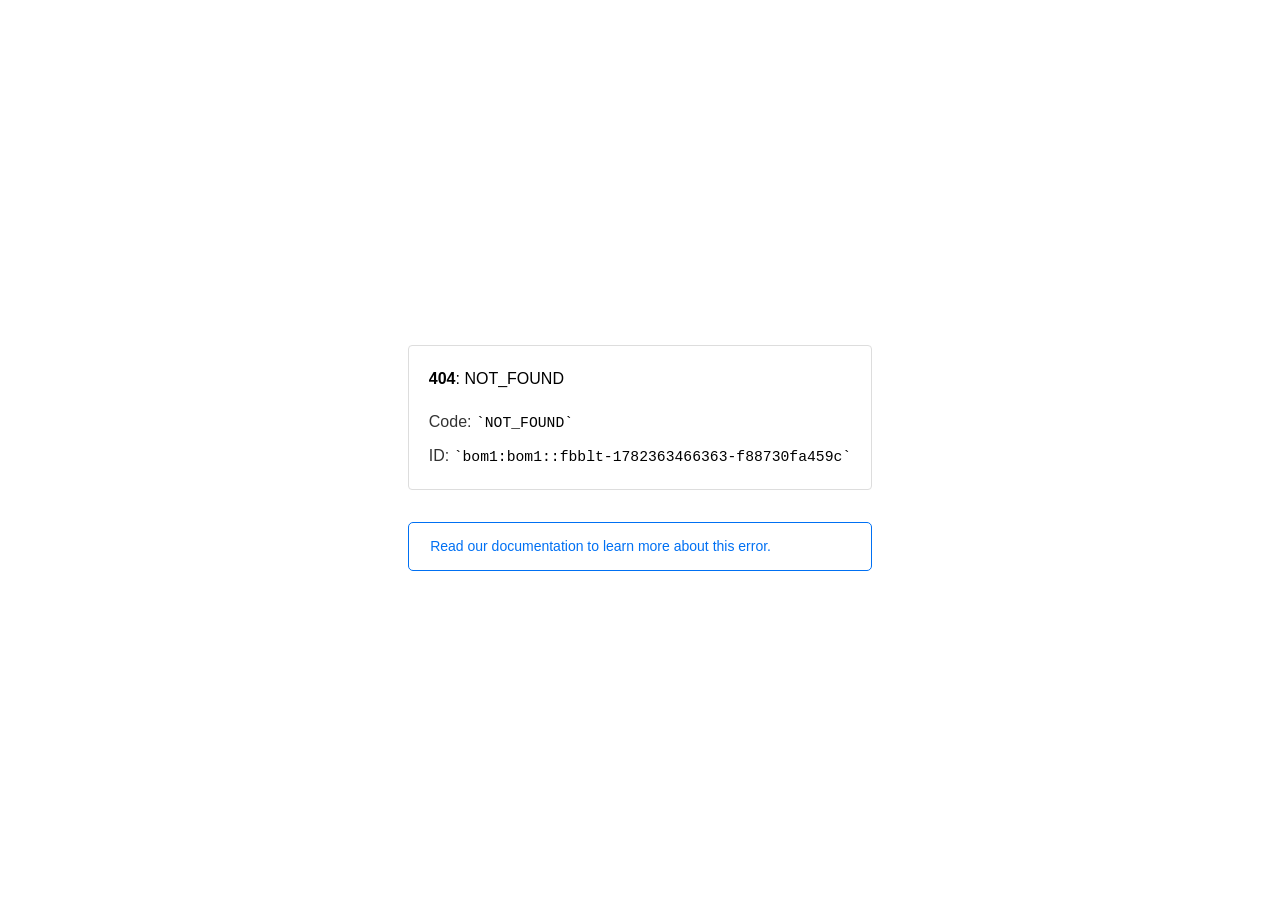
<file: archive/comclave-dark/assets/images/logo/logo-2.html>
<!doctype html><html lang=en><meta charset=utf-8><meta name=viewport content="width=device-width,initial-scale=1"><meta name=theme-color content=#000><title>404: NOT_FOUND</title><style>html{font-size:62.5%;box-sizing:border-box;height:-webkit-fill-available}*,::after,::before{box-sizing:inherit}body{font-family:sf pro text,sf pro icons,helvetica neue,helvetica,arial,sans-serif;font-size:1.6rem;line-height:1.65;word-break:break-word;font-kerning:auto;font-variant:normal;-webkit-font-smoothing:antialiased;-moz-osx-font-smoothing:grayscale;text-rendering:optimizeLegibility;hyphens:auto;height:100vh;height:-webkit-fill-available;max-height:100vh;max-height:-webkit-fill-available;margin:0}::selection{background:#79ffe1}::-moz-selection{background:#79ffe1}a{cursor:pointer;color:#0070f3;text-decoration:none;transition:all .2s ease;border-bottom:1px solid #0000}a:hover{border-bottom:1px solid #0070f3}ul{padding:0;margin-left:1.5em;list-style-type:none}li{margin-bottom:10px}ul li:before{content:'\02013'}li:before{display:inline-block;color:#ccc;position:absolute;margin-left:-18px;transition:color .2s ease}code{font-family:Menlo,Monaco,Lucida Console,Liberation Mono,DejaVu Sans Mono,Bitstream Vera Sans Mono,Courier New,monospace,serif;font-size:.92em}code:after,code:before{content:'`'}.container{display:flex;justify-content:center;flex-direction:column;min-height:100%}main{max-width:80rem;padding:4rem 6rem;margin:auto}ul{margin-bottom:32px}.error-title{font-size:2rem;padding-left:22px;line-height:1.5;margin-bottom:24px}.error-title-guilty{border-left:2px solid #ed367f}.error-title-innocent{border-left:2px solid #59b89c}@media(max-width:500px){.owner-error{display:none}}main p{color:#333}.devinfo-container{border:1px solid #ddd;border-radius:4px;padding:2rem;display:flex;flex-direction:column;margin-bottom:32px}.error-code{margin:0;font-size:1.6rem;color:#000;margin-bottom:1.6rem}.devinfo-line{color:#333}.devinfo-line code,code,li{color:#000}.devinfo-line:not(:last-child){margin-bottom:8px}.docs-link,.contact-link{font-weight:500}header,footer,footer a{display:flex;justify-content:center;align-items:center}header,footer{min-height:100px;height:100px}header{border-bottom:1px solid #eaeaea}header h1{font-size:1.8rem;margin:0;font-weight:500}header p{font-size:1.3rem;margin:0;font-weight:500}.header-item{display:flex;padding:0 2rem;margin:2rem 0;text-decoration:line-through;color:#999}.header-item.active{color:#ff0080;text-decoration:none}.header-item.first{border-right:1px solid #eaeaea}.header-item-content{display:flex;flex-direction:column}.header-item-icon{margin-right:1rem;margin-top:.6rem}footer{border-top:1px solid #eaeaea}footer a{color:#000}footer a:hover{border-bottom-color:#0000}footer svg{margin-left:.8rem}.note{padding:8pt 16pt;border-radius:5px;border:1px solid #0070f3;font-size:14px;line-height:1.8;color:#0070f3}@media(max-width:500px){.devinfo-container .devinfo-line code{margin-top:.4rem}.devinfo-container .devinfo-line:not(:last-child){margin-bottom:1.6rem}.devinfo-container{margin-bottom:0}header{flex-direction:column;height:auto;min-height:auto;align-items:flex-start}.header-item.first{border-right:none;margin-bottom:0}main{padding:1rem 2rem}body{font-size:1.4rem;line-height:1.55}footer{display:none}.note{margin-top:16px}}</style><div class=container><main><p class=devinfo-container><span class=error-code><strong>404</strong>: NOT_FOUND</span>
<span class=devinfo-line>Code: <code>NOT_FOUND</code></span>
<span class=devinfo-line>ID: <code>bom1:bom1::fbblt-1782363466363-f88730fa459c</code></p><a href=https://vercel.com/docs/errors/NOT_FOUND class=owner-error><div class=note>Read our documentation to learn more about this error.</div></a></main></div>
</file>
<file: archive/comclave-dark/assets/css/comclave.css>
/* ============================================================
   COMCLAVE Indore — dark-only overrides on top of the Bitrader
   "Day Trading" (home-4) template. Retinted to the COMCLAVE
   brand: gold #fdb622 (accent) + MC3 indigo #33418d (surfaces),
   on an indigo-tinted dark base. The retint is driven through
   the template's own CSS variables (see the [data-bs-theme=dark]
   override block below), so it cascades across every component.
   ============================================================ */

:root {
  --cc-gold: #fdb622;
  --cc-gold-soft: rgba(253, 182, 34, 0.14);
  --cc-indigo: #33418d;
  --cc-indigo-soft: rgba(51, 65, 141, 0.20);
}

/* ============================================================
   COMCLAVE brand retint — gold (#fdb622) + indigo (#33418d),
   dark mode only. Overrides the template's green-tinted dark
   palette through its OWN CSS variables, so the new colours
   cascade across every template + COMCLAVE component.
   ============================================================ */
[data-bs-theme="dark"] {
  /* accents */
  --brand-color: #fdb622;       /* COMCLAVE gold — primary accent */
  --secondary-color: #33418d;   /* MC3 indigo — secondary */
  --tertiary-color4: #33418d;
  --arrow-icon-color: #fdb622;
  --form-focus-color: #33418d;

  /* base — indigo-tinted dark (was green-black) */
  --body-color: #0a0c1a;
  --bg-color-3: #0a0c1a;
  --footer-bg-color: #07091a;
  --pagination-bg-color: #0a0c1a;
  --sec-bg-color-2: #0c0f24;
  --header-bg-color: #141a38;
  --header-bg-color2: #141a38;
  --banner2-bg-color: #11152b;

  /* cards / panels — indigo surfaces */
  --wh-color: #161b34;
  --faq-bg-color: #161b34;
  --extra-bg-color: #161b34;
  --service-item-bg-color: #161b34;
  --service-item-border-color: #2a3058;
  --bg-team: #1c2247;
  --bg-color-14: #1c2247;
  --tertiary-color: #14182f;
  --tertiary-color2: #14182f;
  --tertiary-color3: #14182f;
  --tag-bg-color: #161b34;

  /* borders + glows */
  --border-color-7: #2a3058;
  --border-color-11: rgba(255, 255, 255, 0.10);
  --arrow-color1: #2a3058;
  --faq-img-bg-shadow: rgba(253, 182, 34, 0.45);
  --about-img-bg-shadow: rgba(51, 65, 141, 0.55);
}

/* accordion expand (minus) icon: green -> gold */
[data-bs-theme="dark"] .accordion-button:after {
  --bs-accordion-btn-active-icon: url('data:image/svg+xml,<svg xmlns="http://www.w3.org/2000/svg" height="1em" viewBox="0 0 448 512"> <style>svg{fill:%23fdb622}</style><path d="M432 256c0 17.7-14.3 32-32 32L48 288c-17.7 0-32-14.3-32-32s14.3-32 32-32l352 0c17.7 0 32 14.3 32 32z"/></svg>');
}

/* smooth in-page scrolling + keep anchored sections clear of the sticky header */
html { scroll-behavior: smooth; }
section[id], div[id].cc-anchor { scroll-margin-top: 96px; }

/* keep the brand-green logo/text crisp */
.preloader img { max-width: 120px; }

/* ---------- Nav / header ---------- */
/* COMCLAVE brand mark = comclave-logos.png (the combined four-logo lockup, ~square). */
.header-section .header-wrapper { padding-block: 10px; }
.header-section .logo img { height: 62px; width: auto; border-radius: 10px; }
@media (max-width: 575px) { .header-section .logo img { height: 50px; } }

/* The template only sets .header-wrapper position:relative at >=576px, but the
   mobile slide-out menu is position:absolute / top:100%. Below 576px and before
   the header goes fixed (i.e. at the top of the page), there is no positioned
   ancestor, so the opened menu drops far off-screen. Restore the context. */
@media (max-width: 575px) {
  .header-section .header-wrapper { position: relative; }
}

/* footer brand mark (same combined lockup) */
.footer__about-logo img { height: 72px; width: auto; border-radius: 10px; }

/* ---------- Hero ---------- */
.cc-hero { position: relative; }
.cc-hero::before {
  content: "";
  position: absolute; inset: 0;
  background: linear-gradient(180deg, rgba(7,9,20,.55) 0%, rgba(7,9,20,.85) 100%);
  z-index: 0;
}
.cc-hero .container { position: relative; z-index: 2; }

.cc-eyebrow {
  display: inline-flex; align-items: center; gap: 8px;
  padding: 8px 18px; margin-bottom: 22px;
  border: 1px solid rgba(253,182,34,.4);
  background: var(--tag-bg-color);
  color: var(--brand-color);
  border-radius: 50px;
  font-size: 13px; font-weight: 700;
  letter-spacing: .14em; text-transform: uppercase;
}
.cc-eyebrow i { color: var(--cc-gold); }

.cc-hero h1 { margin-bottom: 18px; }
.cc-hero h1 .cc-accent { color: var(--brand-color); }
.cc-hero .cc-sub { max-width: 760px; margin-inline: auto; }

/* hero fact badges */
.cc-badges {
  display: flex; flex-wrap: wrap; justify-content: center;
  gap: 12px; margin: 30px auto 8px;
}
.cc-badge {
  display: inline-flex; align-items: center; gap: 10px;
  padding: 11px 20px;
  background: rgba(255,255,255,.05);
  border: 1px solid var(--border-color-11);
  border-radius: 14px;
  color: var(--title-color); font-weight: 600; font-size: 15px;
  backdrop-filter: blur(4px);
}
.cc-badge i { color: var(--brand-color); font-size: 16px; }
.cc-badge--free { border-color: rgba(253,182,34,.55); background: var(--cc-gold-soft); }
.cc-badge--free i { color: var(--cc-gold); }

.cc-microcopy { margin-top: 16px; color: var(--text-color-3); font-size: 15px; }
.cc-venue {
  margin-top: 14px; color: var(--text-color);
  font-size: 14px; display: inline-flex; gap: 8px; align-items: flex-start;
  justify-content: center; max-width: 560px; margin-inline: auto;
}
.cc-venue i { color: var(--brand-color); margin-top: 3px; }

/* hero countdown */
.cc-countdown {
  margin: 32px auto 6px;
  display: flex; flex-direction: column; align-items: center; gap: 12px;
}
.cc-countdown__label {
  color: var(--cc-gold); font-weight: 700; font-size: 13px;
  letter-spacing: .16em; text-transform: uppercase;
}
.cc-countdown__units { display: flex; align-items: stretch; gap: 10px; }
.cc-countdown__unit {
  min-width: 80px; padding: 14px 12px;
  display: flex; flex-direction: column; align-items: center; gap: 5px;
  background: rgba(22, 27, 52, 0.72);
  border: 1px solid rgba(253, 182, 34, 0.28);
  border-radius: 14px;
  backdrop-filter: blur(4px);
}
.cc-countdown__num {
  font-size: 36px; font-weight: 800; line-height: 1;
  color: var(--cc-gold); font-variant-numeric: tabular-nums;
}
.cc-countdown__lbl {
  font-size: 11px; letter-spacing: .12em; text-transform: uppercase;
  color: var(--text-color);
}
.cc-countdown__sep {
  align-self: center; font-size: 30px; font-weight: 700;
  color: var(--cc-gold); opacity: .45; line-height: 1;
}
.cc-countdown--ended .cc-countdown__num { color: var(--text-color-light); }
@media (max-width: 575px) {
  .cc-countdown__units { gap: 8px; }
  .cc-countdown__unit { min-width: 64px; padding: 10px 8px; }
  .cc-countdown__num { font-size: 27px; }
  .cc-countdown__sep { display: none; }
}

/* generic section eyebrow above headings */
.cc-section-tag {
  display: inline-block; margin-bottom: 14px;
  color: var(--brand-color); font-weight: 700;
  letter-spacing: .16em; text-transform: uppercase; font-size: 13px;
}

/* ---------- Sponsors / partners ---------- */
.cc-sponsors__grid {
  display: flex; flex-wrap: wrap; justify-content: center; gap: 20px;
}
.cc-sponsor-chip {
  flex: 0 1 230px;
  display: flex; align-items: center; justify-content: center;
  height: 96px; padding: 16px 28px;
  background: #ffffff; border-radius: 14px;
  box-shadow: 0 10px 30px rgba(0,0,0,.25);
}
.cc-sponsor-chip img {
  max-height: 52px; max-width: 100%; width: auto;
  object-fit: contain;
}

/* ---------- Why attend (service cards) ---------- */
.cc-why .service__item-thumb i {
  font-size: 30px; color: var(--brand-color);
}
.cc-why .service__item-thumb {
  width: 76px; height: 76px; margin: 0 auto 24px;
  display: flex; align-items: center; justify-content: center;
  border-radius: 18px;
  background: var(--tag-bg-color);
  border: 1px solid rgba(253,182,34,.3);
}

/* ---------- Agenda timeline ---------- */
.cc-agenda__wrap { max-width: 880px; margin-inline: auto; }
.cc-agenda__row {
  display: grid; grid-template-columns: 170px 1fr; gap: 22px;
  padding: 22px 24px;
  background: var(--faq-bg-color);
  border: 1px solid var(--border-color-11);
  border-left: 3px solid var(--brand-color);
  border-radius: 14px;
  margin-bottom: 14px;
}
.cc-agenda__time {
  color: var(--brand-color); font-weight: 700; font-size: 15px;
}
.cc-agenda__title { color: var(--title-color); font-size: 18px; margin: 0 0 6px; font-weight: 700; }
.cc-agenda__desc  { color: var(--text-color); margin: 0; font-size: 15px; }
.cc-agenda__row--break {
  border-left-color: var(--cc-indigo);
  background: var(--cc-indigo-soft);
}
.cc-agenda__row--break .cc-agenda__time { color: var(--text-color-light); }
@media (max-width: 575px) {
  .cc-agenda__row { grid-template-columns: 1fr; gap: 8px; }
}

/* ---------- Who should attend ---------- */
.cc-audience__grid {
  display: grid; grid-template-columns: repeat(2, 1fr); gap: 18px;
  max-width: 920px; margin-inline: auto;
}
.cc-audience__card {
  display: flex; gap: 16px; align-items: flex-start;
  padding: 24px;
  background: var(--faq-bg-color);
  border: 1px solid var(--border-color-11);
  border-radius: 16px;
}
.cc-audience__card i {
  flex: none; font-size: 20px; color: var(--body-color);
  width: 42px; height: 42px; border-radius: 12px;
  background: var(--brand-color);
  display: flex; align-items: center; justify-content: center;
}
.cc-audience__card p { margin: 0; color: var(--text-color-light); font-size: 16px; }
@media (max-width: 767px) { .cc-audience__grid { grid-template-columns: 1fr; } }

/* ---------- Speakers ---------- */
.cc-speakers .team__item-thumb {
  aspect-ratio: 1 / 1; overflow: hidden; border-radius: 16px 16px 0 0;
  background: var(--bg-team);
}
.cc-speakers .team__item-thumb img {
  width: 100%; height: 100%; object-fit: cover; object-position: top center;
}
.cc-speakers .team__item-content { padding-top: 18px; }
.cc-speakers .team__item-authorinfo p { color: var(--brand-color); font-weight: 600; }
.cc-speakers .cc-linkedin {
  display: inline-flex; align-items: center; gap: 6px; margin-top: 8px;
  color: var(--text-color); font-size: 13px; font-weight: 600;
}
.cc-speakers .cc-linkedin i { color: #0A66C2; font-size: 15px; }

/* ---------- Previously at COMCLAVE (videos) ---------- */
.cc-videos__grid { display: grid; grid-template-columns: repeat(2, 1fr); gap: 26px; max-width: 960px; margin-inline: auto; }
.cc-video {
  background: var(--faq-bg-color); border: 1px solid var(--border-color-11);
  border-radius: 16px; overflow: hidden;
}
.cc-video__media { position: relative; width: 100%; aspect-ratio: 16 / 9; }
.cc-video__media iframe { position: absolute; inset: 0; width: 100%; height: 100%; border: 0; }
.cc-video__cap { padding: 16px 20px; display: flex; flex-direction: column; }
.cc-video__cap strong { color: var(--title-color); font-size: 16px; }
.cc-video__cap span { color: var(--text-color); font-size: 13px; margin-top: 2px; }
@media (max-width: 767px) { .cc-videos__grid { grid-template-columns: 1fr; } }

/* ---------- Free pass band ---------- */
.cc-free__panel {
  max-width: 980px; margin-inline: auto; text-align: center;
  padding: 56px 40px;
  border-radius: 24px;
  background:
    radial-gradient(120% 140% at 50% 0%, rgba(253,182,34,.20) 0%, rgba(10,12,26,0) 60%),
    var(--faq-bg-color);
  border: 1px solid rgba(253,182,34,.3);
}
.cc-free__price { font-size: 64px; line-height: 1; color: var(--brand-color); font-weight: 800; margin: 6px 0 18px; }
.cc-free__price small { font-size: 22px; color: var(--text-color); font-weight: 600; }
.cc-free__panel p { max-width: 680px; margin: 0 auto 26px; color: var(--text-color-light); }
.cc-free__list { display: flex; flex-wrap: wrap; gap: 14px 26px; justify-content: center; margin: 0 0 30px; padding: 0; list-style: none; }
.cc-free__list li { color: var(--title-color); font-weight: 600; display: inline-flex; align-items: center; gap: 10px; }
.cc-free__list i { color: var(--brand-color); }

/* ---------- Final CTA ---------- */
.cc-finalcta { text-align: center; }
.cc-finalcta h2 { max-width: 820px; margin: 0 auto 26px; }

/* ---------- Footer compliance ---------- */
.cc-compliance {
  color: var(--text-color); font-size: 13px; line-height: 1.7;
  max-width: 920px; margin: 22px auto 0; text-align: center;
}

/* ---------- Counter ---------- */
.cc-counter .counter__item-inner { text-align: center; }
.cc-counter__icon {
  width: 64px; height: 64px; margin: 0 auto 16px;
  display: flex; align-items: center; justify-content: center;
  border-radius: 16px;
  background: var(--tag-bg-color);
  border: 1px solid rgba(253,182,34,.3);
}
.cc-counter__icon i { font-size: 26px; color: var(--brand-color); }
.cc-counter h3 { color: var(--title-color); }
.cc-counter h3 .cc-gold { color: var(--cc-gold); }

/* ---------- About / brand visual ---------- */
/* Full-bleed: the combined logo lockup IS the card visual (it has its own baked
   background), so we avoid a "box-within-a-box" seam by removing inner padding. */
.cc-about__visual {
  border-radius: 22px; overflow: hidden;
  border: 1px solid var(--border-color-11);
  background: var(--faq-bg-color);
  text-align: center;
}
.cc-about__visual img { display: block; width: 100%; max-width: 100%; height: auto; }
.cc-about__chips { display: flex; flex-wrap: wrap; gap: 10px; justify-content: center; padding: 18px; margin-top: 0; }
.cc-about__chips span {
  font-size: 13px; font-weight: 600; color: var(--text-color-light);
  padding: 7px 14px; border-radius: 50px;
  background: rgba(255,255,255,.05); border: 1px solid var(--border-color-11);
}

/* ---------- FAQ side facts card ---------- */
.cc-facts {
  position: sticky; top: 110px;
  background: var(--faq-bg-color);
  border: 1px solid var(--border-color-11);
  border-radius: 20px; padding: 30px;
}
.cc-facts h3 { color: var(--title-color); font-size: 22px; margin-bottom: 20px; }
.cc-facts ul { list-style: none; padding: 0; margin: 0 0 24px; }
.cc-facts li { display: flex; gap: 14px; align-items: flex-start; padding: 12px 0; border-bottom: 1px solid var(--border-color-11); }
.cc-facts li:last-child { border-bottom: 0; }
.cc-facts li i { color: var(--brand-color); font-size: 17px; margin-top: 3px; flex: none; }
.cc-facts li span { color: var(--text-color-light); font-size: 15px; }
.cc-facts li span b { display: block; color: var(--title-color); font-weight: 700; }

/* ---------- Accessibility: visible keyboard focus ---------- */
/* The base template zeroes outlines on accordion buttons & inputs; restore a
   clear focus ring for keyboard users (WCAG 2.4.7 Focus Visible). */
a:focus-visible,
button:focus-visible,
.trk-btn:focus-visible,
.accordion__button:focus-visible,
.header-bar:focus-visible,
.scrollToTop:focus-visible,
input:focus-visible {
  outline: 2px solid var(--brand-color) !important;
  outline-offset: 3px;
  border-radius: 4px;
}

/* small utility */
.cc-pt-0 { padding-top: 0 !important; }
.cc-mw-720 { max-width: 720px; margin-inline: auto; }
</file>
